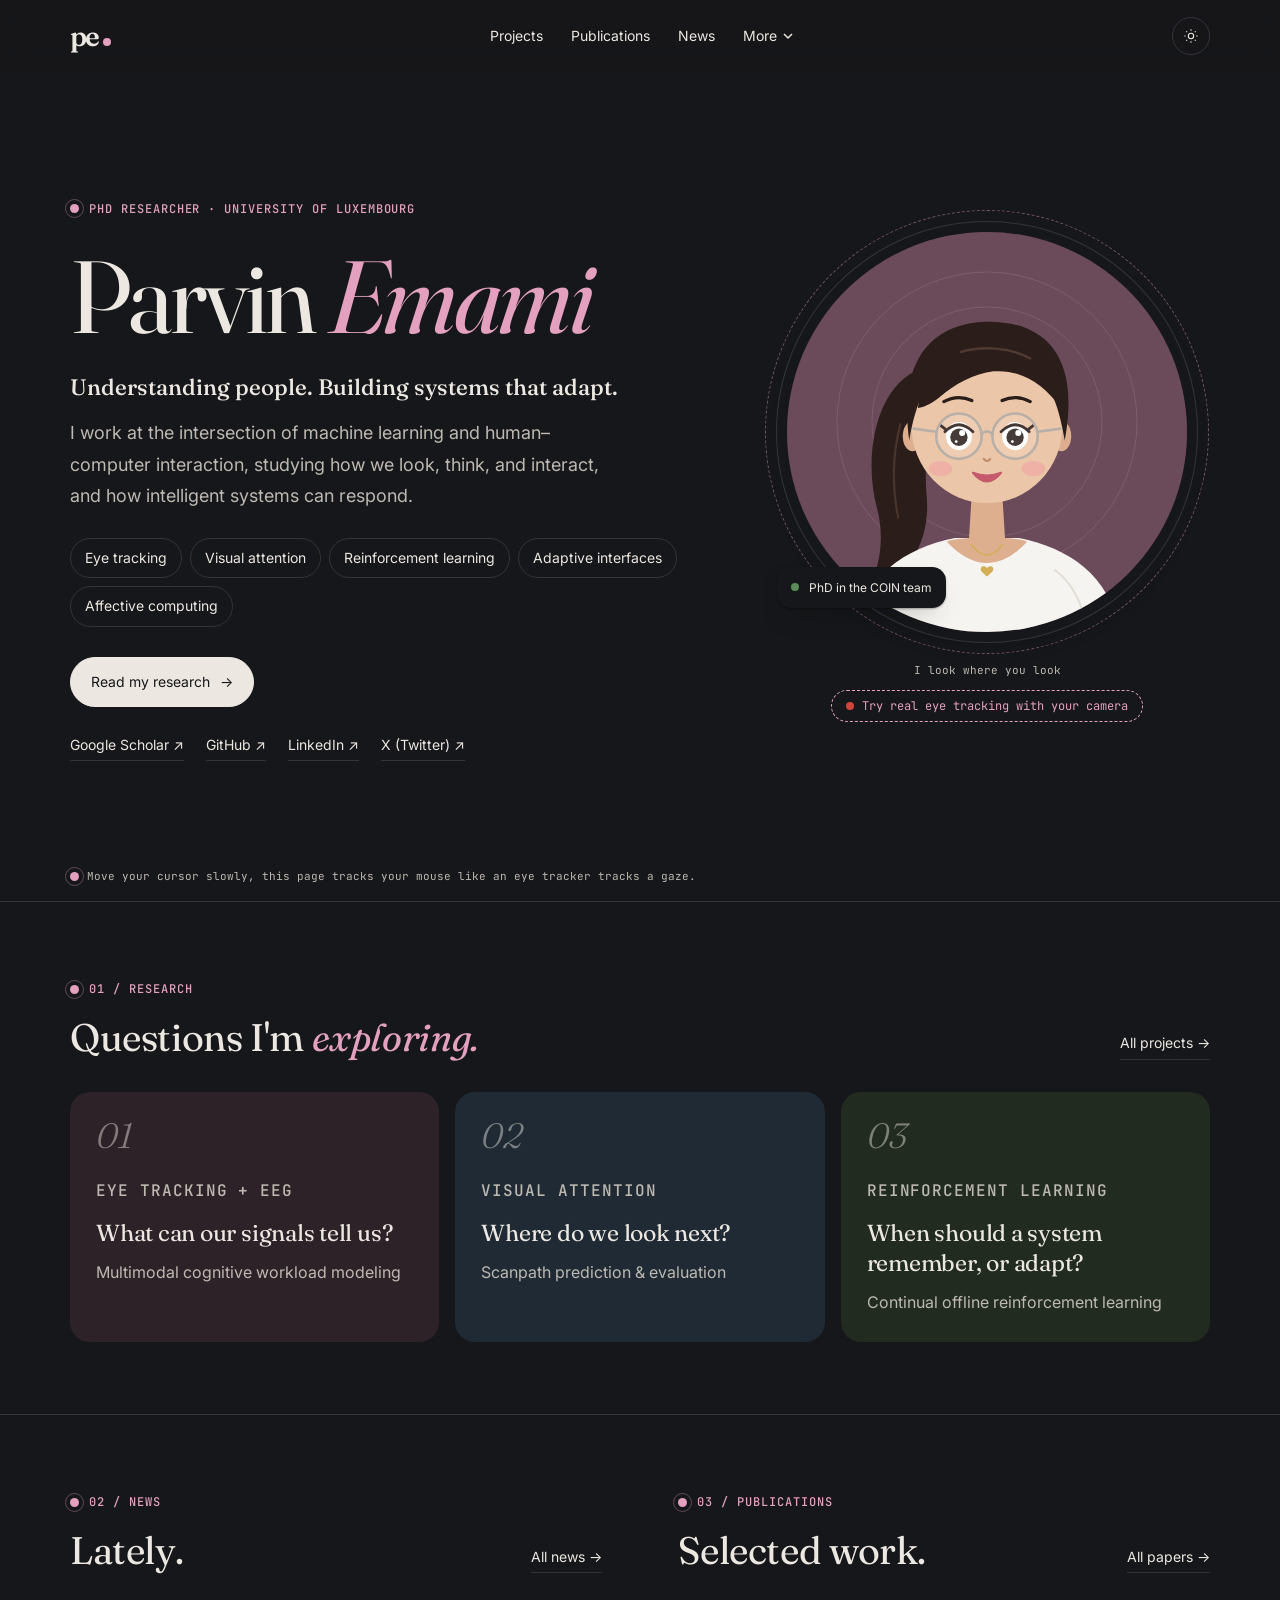
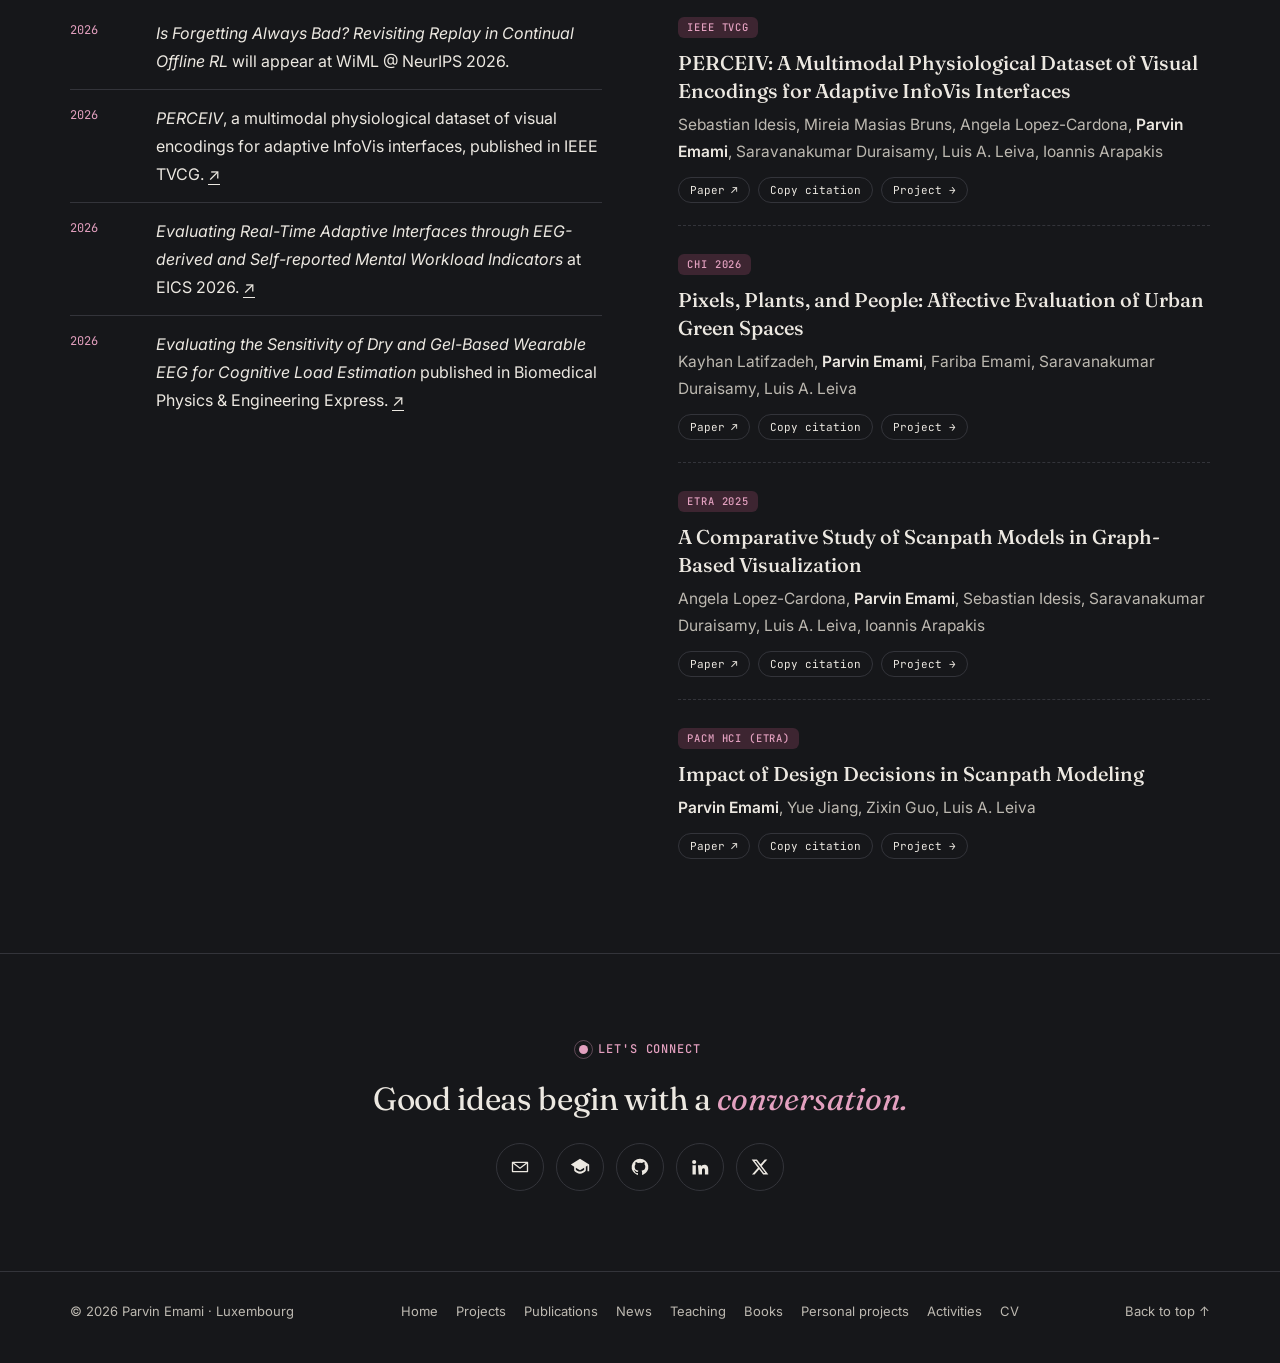
<file: index.html>
<!doctype html>
<html lang="en">
<head>
  <meta charset="utf-8">
  <meta name="viewport" content="width=device-width, initial-scale=1">
  <title>Parvin Emami · Research</title>
  <meta name="description" content="Parvin Emami, PhD researcher at the University of Luxembourg working on machine learning, visual attention, eye tracking and adaptive interactive systems.">
  <meta property="og:title" content="Parvin Emami · Research">
  <meta property="og:description" content="Parvin Emami, PhD researcher at the University of Luxembourg working on machine learning, visual attention, eye tracking and adaptive interactive systems.">
  <link rel="icon" href="assets/favicon.svg" type="image/svg+xml">
  <link rel="preconnect" href="https://fonts.googleapis.com">
  <link rel="preconnect" href="https://fonts.gstatic.com" crossorigin>
  <link rel="stylesheet" href="https://fonts.googleapis.com/css2?family=Fraunces:ital,opsz,wght,SOFT@0,9..144,300..600,0..100;1,9..144,300..600,0..100&family=Inter:wght@400;500;600&family=JetBrains+Mono:wght@400;500&display=swap">
  <link rel="stylesheet" href="assets/css/site.css?v=202610312319">
  <script>var t;try{t=localStorage.getItem("theme")}catch(e){}document.documentElement.dataset.theme=t||"dark"</script>
</head>
<body data-page="home" id="top">
  <a class="skip-link" href="#main">Skip to content</a>
  <header id="site-header"></header>
  <noscript><p class="wrap" style="padding:16px 0">This site uses JavaScript to display its content. Email: parvin.emami@uni.lu</p></noscript>
  <main id="main">
    <section class="hero" aria-label="Introduction">
      <canvas id="gaze-canvas" aria-hidden="true"></canvas>
      <div class="wrap hero-grid">
        <div id="hero-copy"></div>
        <figure class="portrait" id="portrait"></figure>
      </div>
      <p class="wrap gaze-hint" aria-hidden="true" style="position:absolute;left:0;right:0"><span class="fix"></span>Move your cursor slowly, this page tracks your mouse like an eye tracker tracks a gaze.</p>
    </section>

    <section class="block">
      <div class="wrap">
        <div class="block-head">
          <div><p class="eyebrow"><span class="fix" aria-hidden="true"></span>01 / Research</p><h2>Questions I'm <em>exploring.</em></h2></div>
          <a class="arrow-link" href="projects.html">All projects →</a>
        </div>
        <div class="grid-3" id="home-projects"></div>
      </div>
    </section>

    <section class="block">
      <div class="wrap grid-2" style="gap:clamp(32px,6vw,80px)">
        <div>
          <div class="block-head">
            <div><p class="eyebrow"><span class="fix" aria-hidden="true"></span>02 / News</p><h2>Lately.</h2></div>
            <a class="arrow-link" href="news.html">All news →</a>
          </div>
          <ul class="news-mini" id="home-news"></ul>
        </div>
        <div>
          <div class="block-head">
            <div><p class="eyebrow"><span class="fix" aria-hidden="true"></span>03 / Publications</p><h2>Selected work.</h2></div>
            <a class="arrow-link" href="publications.html">All papers →</a>
          </div>
          <div id="home-pubs"></div>
        </div>
      </div>
    </section>
  </main>
  <section id="contact" aria-label="Contact"></section>
  <footer id="site-footer"></footer>
  <script src="assets/js/data.js?v=202610312319"></script>
  <script src="assets/js/main.js?v=202610312319"></script>
</body>
</html>
</file>
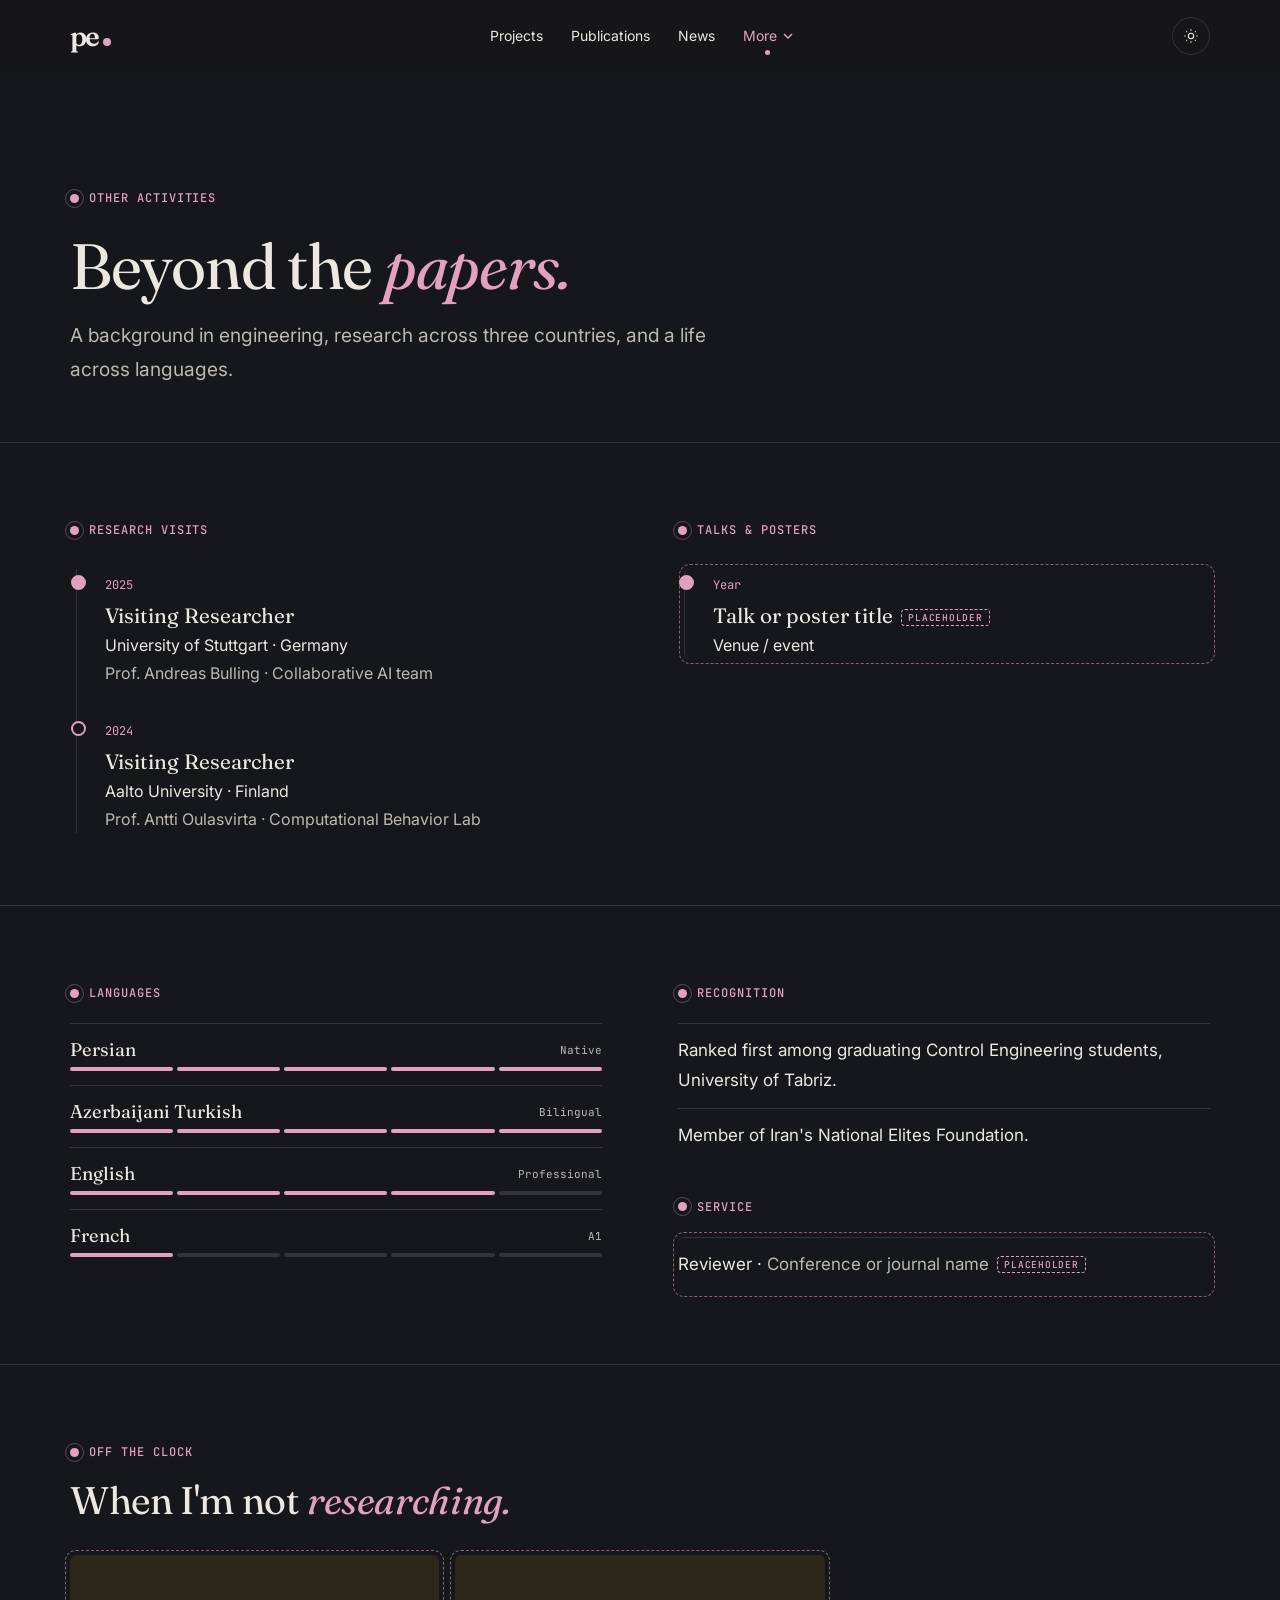
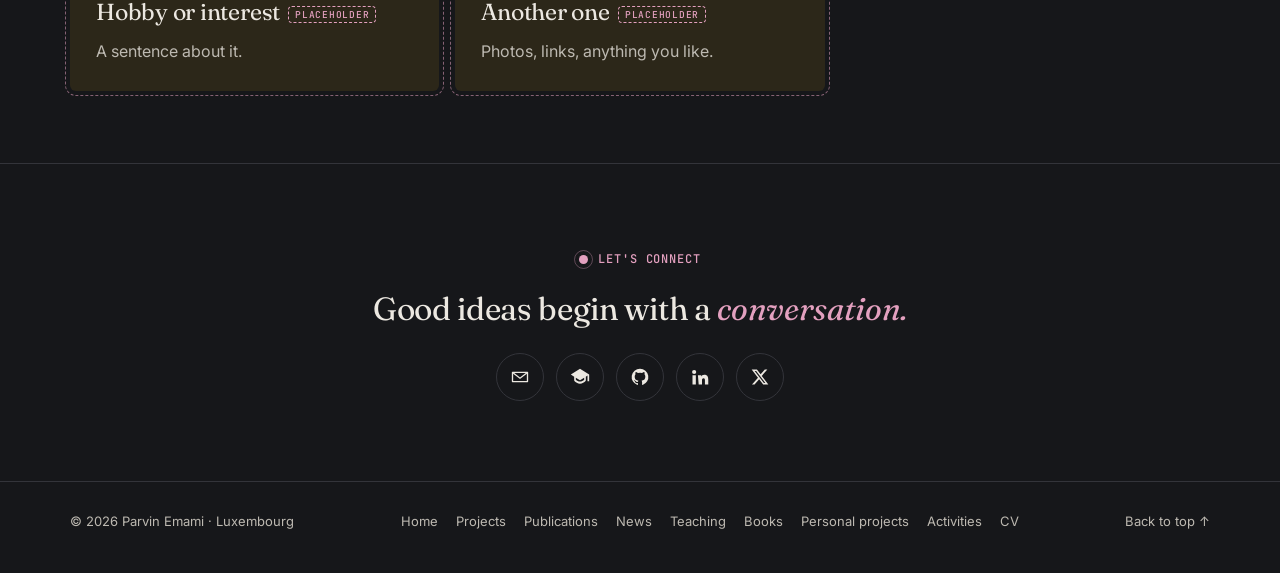
<file: activities.html>
<!doctype html>
<html lang="en">
<head>
  <meta charset="utf-8">
  <meta name="viewport" content="width=device-width, initial-scale=1">
  <title>Activities · Parvin Emami</title>
  <meta name="description" content="Research visits, talks, service, languages and life beyond research.">
  <meta property="og:title" content="Activities · Parvin Emami">
  <meta property="og:description" content="Research visits, talks, service, languages and life beyond research.">
  <link rel="icon" href="assets/favicon.svg" type="image/svg+xml">
  <link rel="preconnect" href="https://fonts.googleapis.com">
  <link rel="preconnect" href="https://fonts.gstatic.com" crossorigin>
  <link rel="stylesheet" href="https://fonts.googleapis.com/css2?family=Fraunces:ital,opsz,wght,SOFT@0,9..144,300..600,0..100;1,9..144,300..600,0..100&family=Inter:wght@400;500;600&family=JetBrains+Mono:wght@400;500&display=swap">
  <link rel="stylesheet" href="assets/css/site.css?v=202610312319">
  <script>var t;try{t=localStorage.getItem("theme")}catch(e){}document.documentElement.dataset.theme=t||"dark"</script>
</head>
<body data-page="activities" id="top">
  <a class="skip-link" href="#main">Skip to content</a>
  <header id="site-header"></header>
  <noscript><p class="wrap" style="padding:16px 0">This site uses JavaScript to display its content. Email: parvin.emami@uni.lu</p></noscript>
  <main id="main">
    <div class="wrap page-head">
      <p class="eyebrow"><span class="fix" aria-hidden="true"></span>Other activities</p>
      <h1 class="display">Beyond the <em>papers.</em></h1>
      <p class="lede">A background in engineering, research across three countries, and a life across languages.</p>
    </div>
    <section class="block"><div class="wrap grid-2" style="gap:clamp(32px,6vw,80px)">
      <div><p class="eyebrow"><span class="fix" aria-hidden="true"></span>Research visits</p><ol class="timeline" id="visits" style="margin-top:24px"></ol></div>
      <div><p class="eyebrow"><span class="fix" aria-hidden="true"></span>Talks &amp; posters</p><ol class="timeline" id="talks" style="margin-top:24px"></ol></div>
    </div></section>
    <section class="block"><div class="wrap grid-2" style="gap:clamp(32px,6vw,80px)">
      <div><p class="eyebrow"><span class="fix" aria-hidden="true"></span>Languages</p><dl id="languages" style="margin-top:16px"></dl></div>
      <div>
        <p class="eyebrow"><span class="fix" aria-hidden="true"></span>Recognition</p><ul class="plain-list" id="recognition" style="margin-top:16px"></ul>
        <p class="eyebrow" style="margin-top:36px"><span class="fix" aria-hidden="true"></span>Service</p><ul class="plain-list" id="service" style="margin-top:16px"></ul>
      </div>
    </div></section>
    <section class="block"><div class="wrap">
      <div class="block-head"><div><p class="eyebrow"><span class="fix" aria-hidden="true"></span>Off the clock</p><h2>When I'm not <em>researching.</em></h2></div></div>
      <div class="grid-3" id="hobbies"></div>
    </div></section>
  </main>
  <section id="contact" aria-label="Contact"></section>
  <footer id="site-footer"></footer>
  <script src="assets/js/data.js?v=202610312319"></script>
  <script src="assets/js/main.js?v=202610312319"></script>
</body>
</html>
</file>
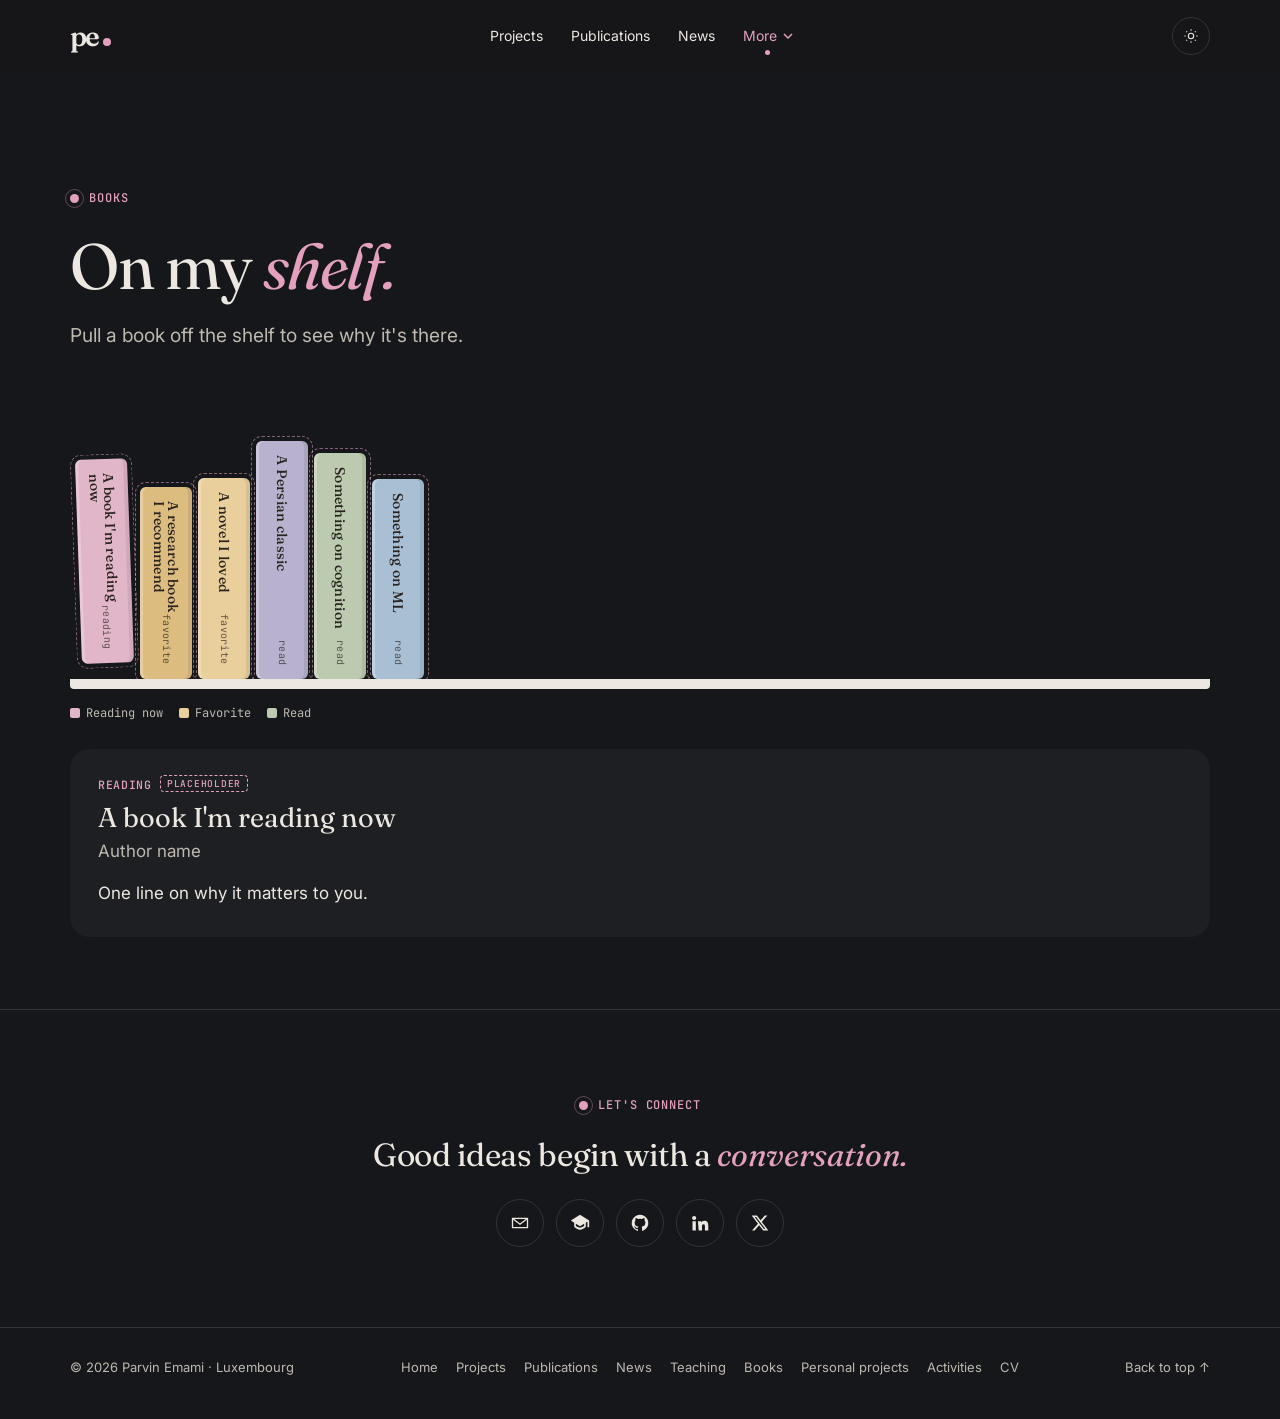
<file: books.html>
<!doctype html>
<html lang="en">
<head>
  <meta charset="utf-8">
  <meta name="viewport" content="width=device-width, initial-scale=1">
  <title>Books · Parvin Emami</title>
  <meta name="description" content="Books Parvin Emami is reading and recommends.">
  <meta property="og:title" content="Books · Parvin Emami">
  <meta property="og:description" content="Books Parvin Emami is reading and recommends.">
  <link rel="icon" href="assets/favicon.svg" type="image/svg+xml">
  <link rel="preconnect" href="https://fonts.googleapis.com">
  <link rel="preconnect" href="https://fonts.gstatic.com" crossorigin>
  <link rel="stylesheet" href="https://fonts.googleapis.com/css2?family=Fraunces:ital,opsz,wght,SOFT@0,9..144,300..600,0..100;1,9..144,300..600,0..100&family=Inter:wght@400;500;600&family=JetBrains+Mono:wght@400;500&display=swap">
  <link rel="stylesheet" href="assets/css/site.css?v=202610312319">
  <script>var t;try{t=localStorage.getItem("theme")}catch(e){}document.documentElement.dataset.theme=t||"dark"</script>
</head>
<body data-page="books" id="top">
  <a class="skip-link" href="#main">Skip to content</a>
  <header id="site-header"></header>
  <noscript><p class="wrap" style="padding:16px 0">This site uses JavaScript to display its content. Email: parvin.emami@uni.lu</p></noscript>
  <main id="main">
    <div class="wrap page-head">
      <p class="eyebrow"><span class="fix" aria-hidden="true"></span>Books</p>
      <h1 class="display">On my <em>shelf.</em></h1>
      <p class="lede">Pull a book off the shelf to see why it's there.</p>
    </div>
    <div class="wrap" style="padding-bottom:72px">
      <div class="shelf" id="shelf" aria-label="Bookshelf"></div>
      <div class="legend"><span><i style="background:#e2b6c9"></i>Reading now</span><span><i style="background:#e8cf9c"></i>Favorite</span><span><i style="background:#bccbb0"></i>Read</span></div>
      <div class="book-detail" id="book-detail" aria-live="polite"></div>
    </div>
  </main>
  <section id="contact" aria-label="Contact"></section>
  <footer id="site-footer"></footer>
  <script src="assets/js/data.js?v=202610312319"></script>
  <script src="assets/js/main.js?v=202610312319"></script>
</body>
</html>
</file>
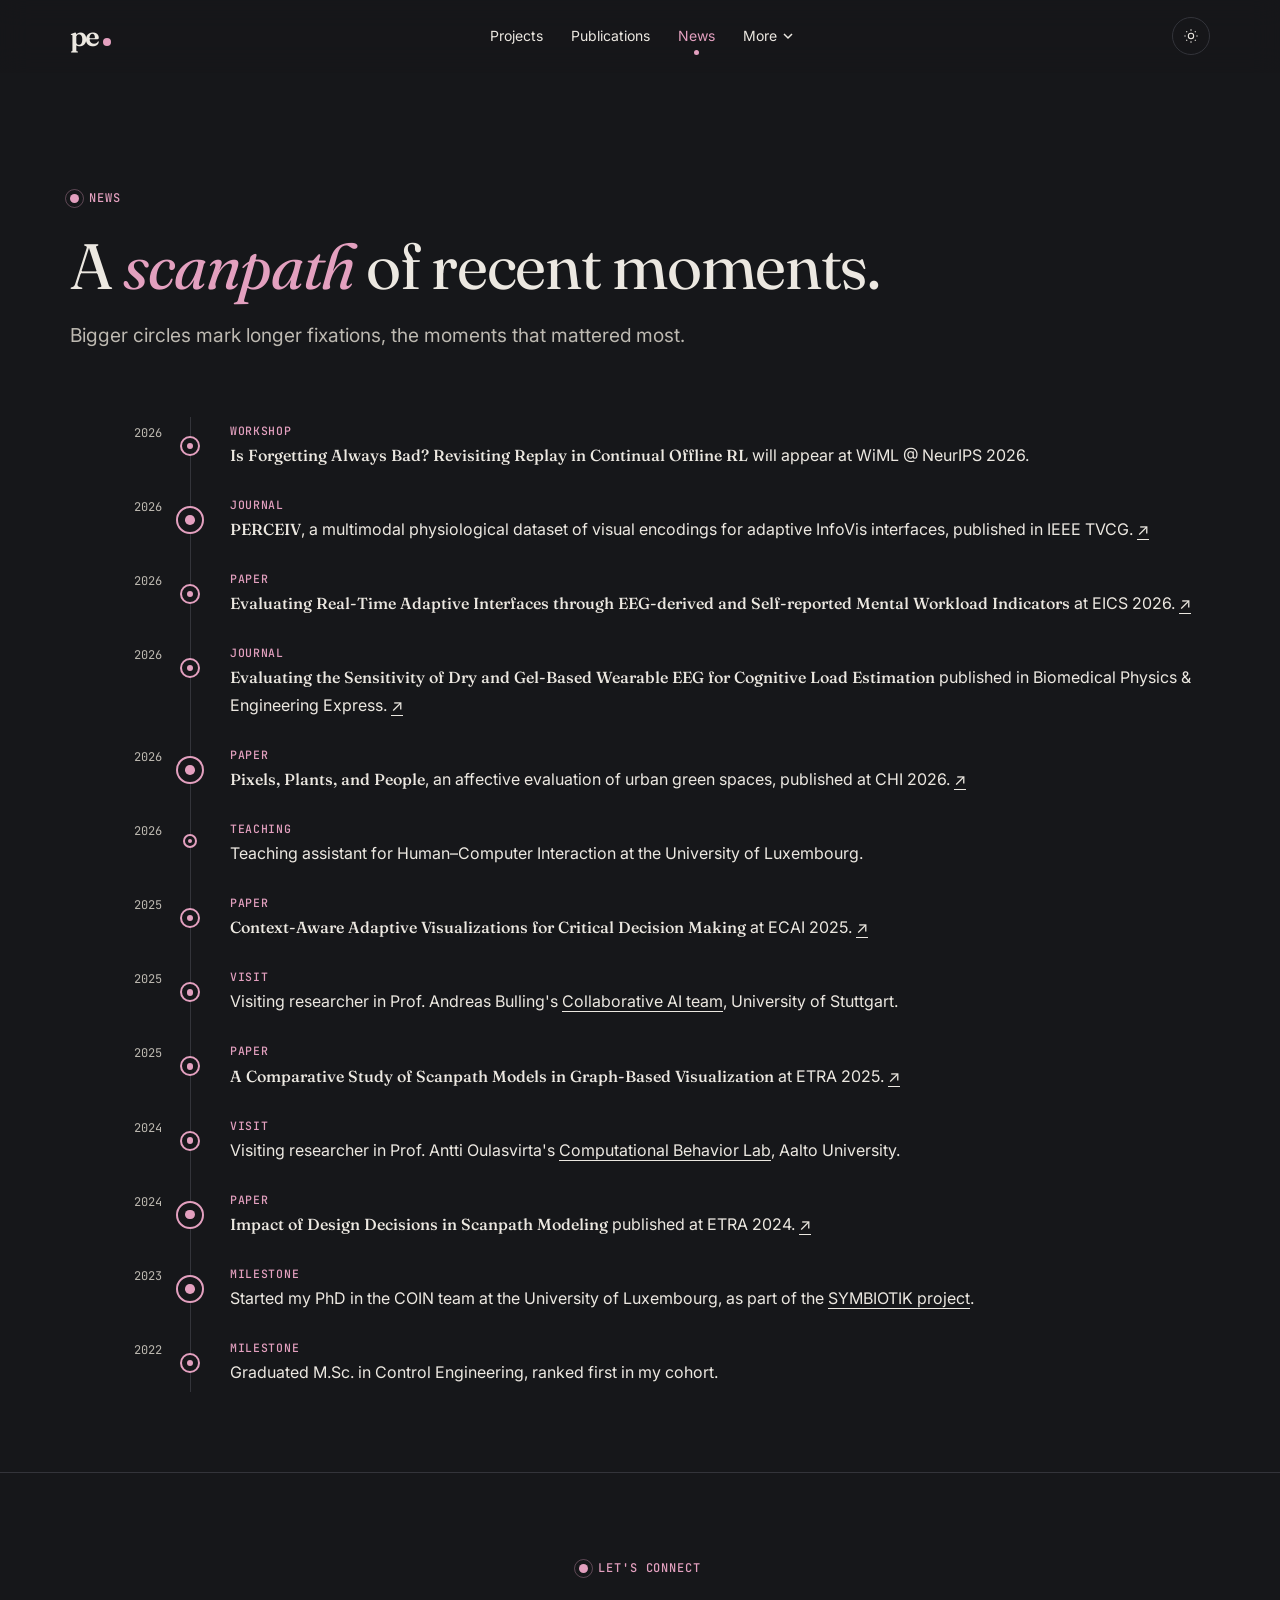
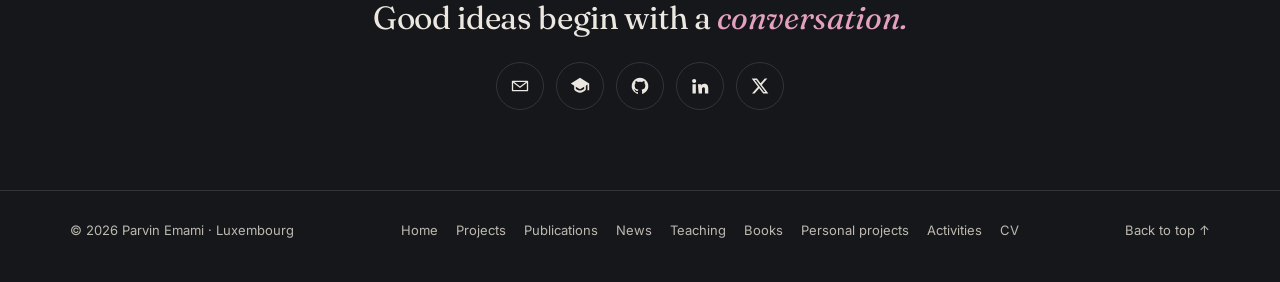
<file: news.html>
<!doctype html>
<html lang="en">
<head>
  <meta charset="utf-8">
  <meta name="viewport" content="width=device-width, initial-scale=1">
  <title>News · Parvin Emami</title>
  <meta name="description" content="News and updates from Parvin Emami: papers, research visits and milestones.">
  <meta property="og:title" content="News · Parvin Emami">
  <meta property="og:description" content="News and updates from Parvin Emami: papers, research visits and milestones.">
  <link rel="icon" href="assets/favicon.svg" type="image/svg+xml">
  <link rel="preconnect" href="https://fonts.googleapis.com">
  <link rel="preconnect" href="https://fonts.gstatic.com" crossorigin>
  <link rel="stylesheet" href="https://fonts.googleapis.com/css2?family=Fraunces:ital,opsz,wght,SOFT@0,9..144,300..600,0..100;1,9..144,300..600,0..100&family=Inter:wght@400;500;600&family=JetBrains+Mono:wght@400;500&display=swap">
  <link rel="stylesheet" href="assets/css/site.css?v=202610312319">
  <script>var t;try{t=localStorage.getItem("theme")}catch(e){}document.documentElement.dataset.theme=t||"dark"</script>
</head>
<body data-page="news" id="top">
  <a class="skip-link" href="#main">Skip to content</a>
  <header id="site-header"></header>
  <noscript><p class="wrap" style="padding:16px 0">This site uses JavaScript to display its content. Email: parvin.emami@uni.lu</p></noscript>
  <main id="main">
    <div class="wrap page-head">
      <p class="eyebrow"><span class="fix" aria-hidden="true"></span>News</p>
      <h1 class="display">A <em>scanpath</em> of recent moments.</h1>
      <p class="lede">Bigger circles mark longer fixations, the moments that mattered most.</p>
    </div>
    <div class="wrap" style="padding-bottom:72px"><ol class="scanpath" id="news-list"></ol></div>
  </main>
  <section id="contact" aria-label="Contact"></section>
  <footer id="site-footer"></footer>
  <script src="assets/js/data.js?v=202610312319"></script>
  <script src="assets/js/main.js?v=202610312319"></script>
</body>
</html>
</file>
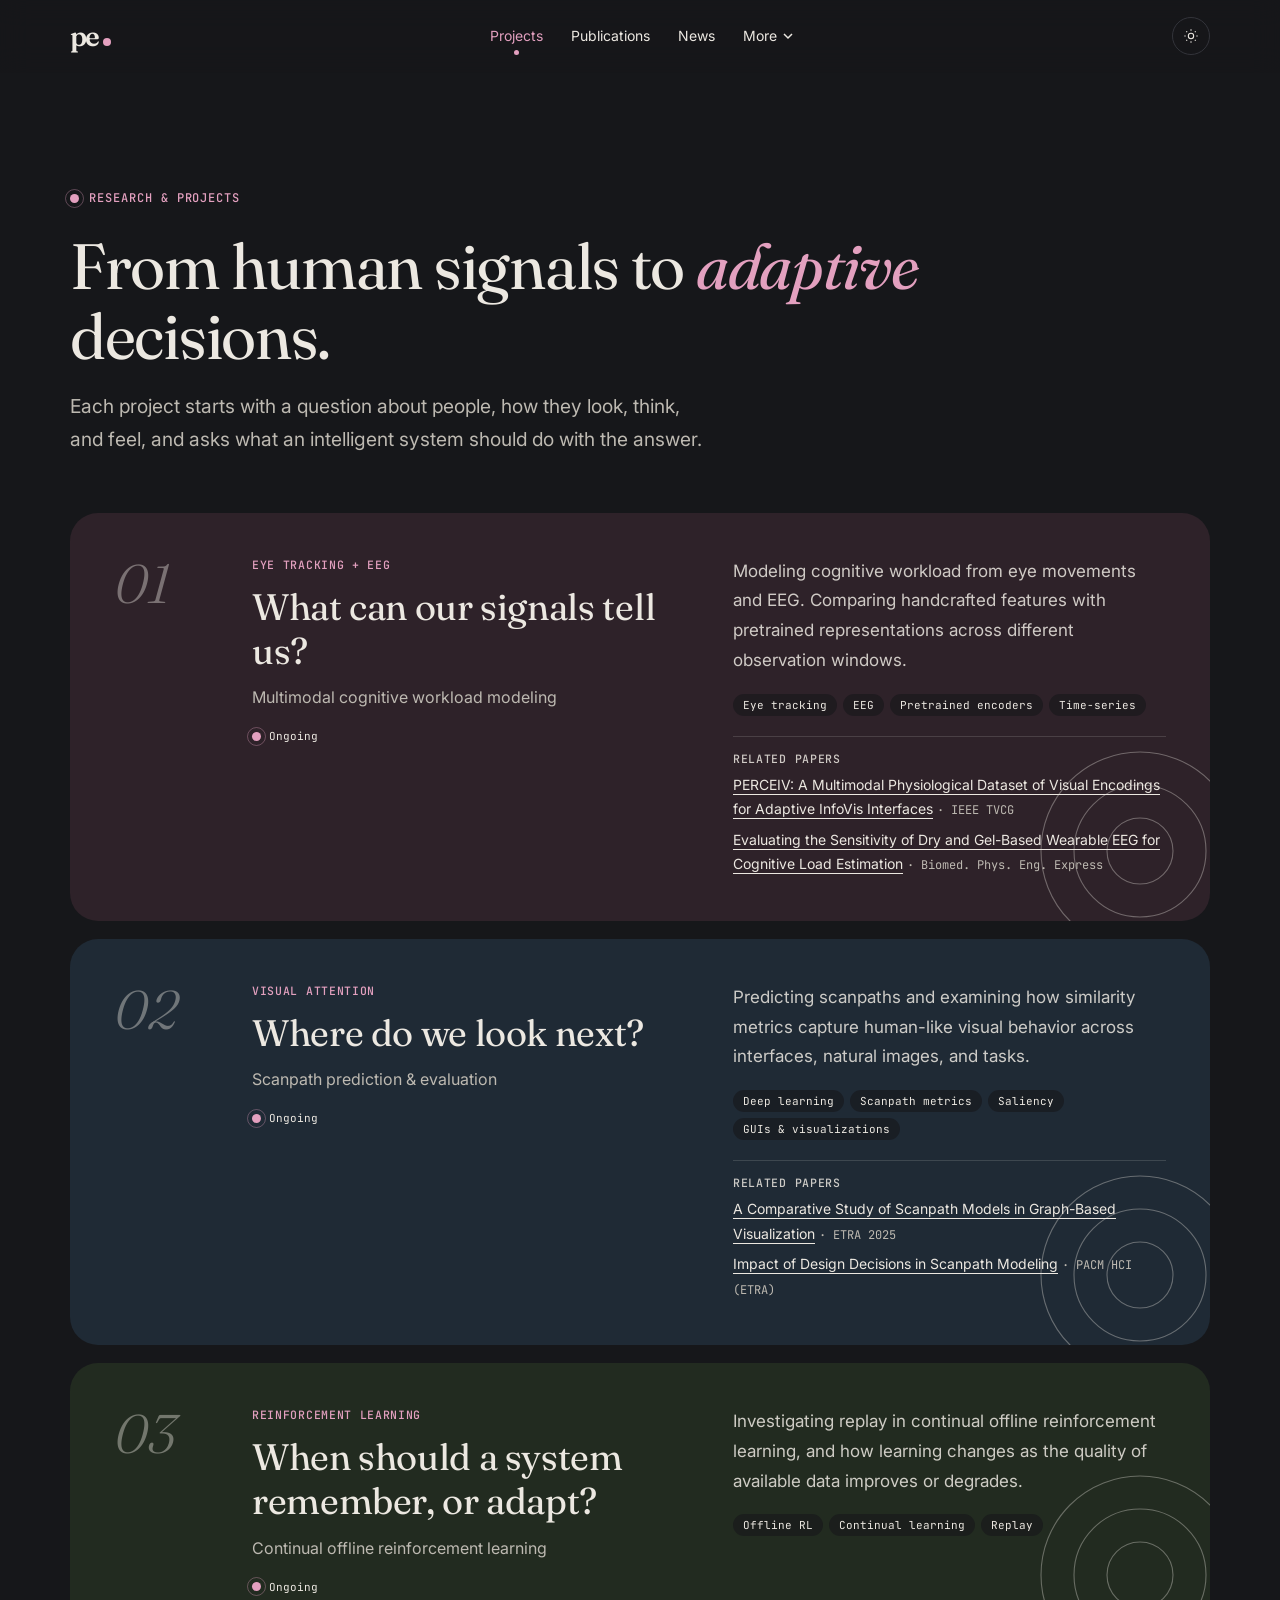
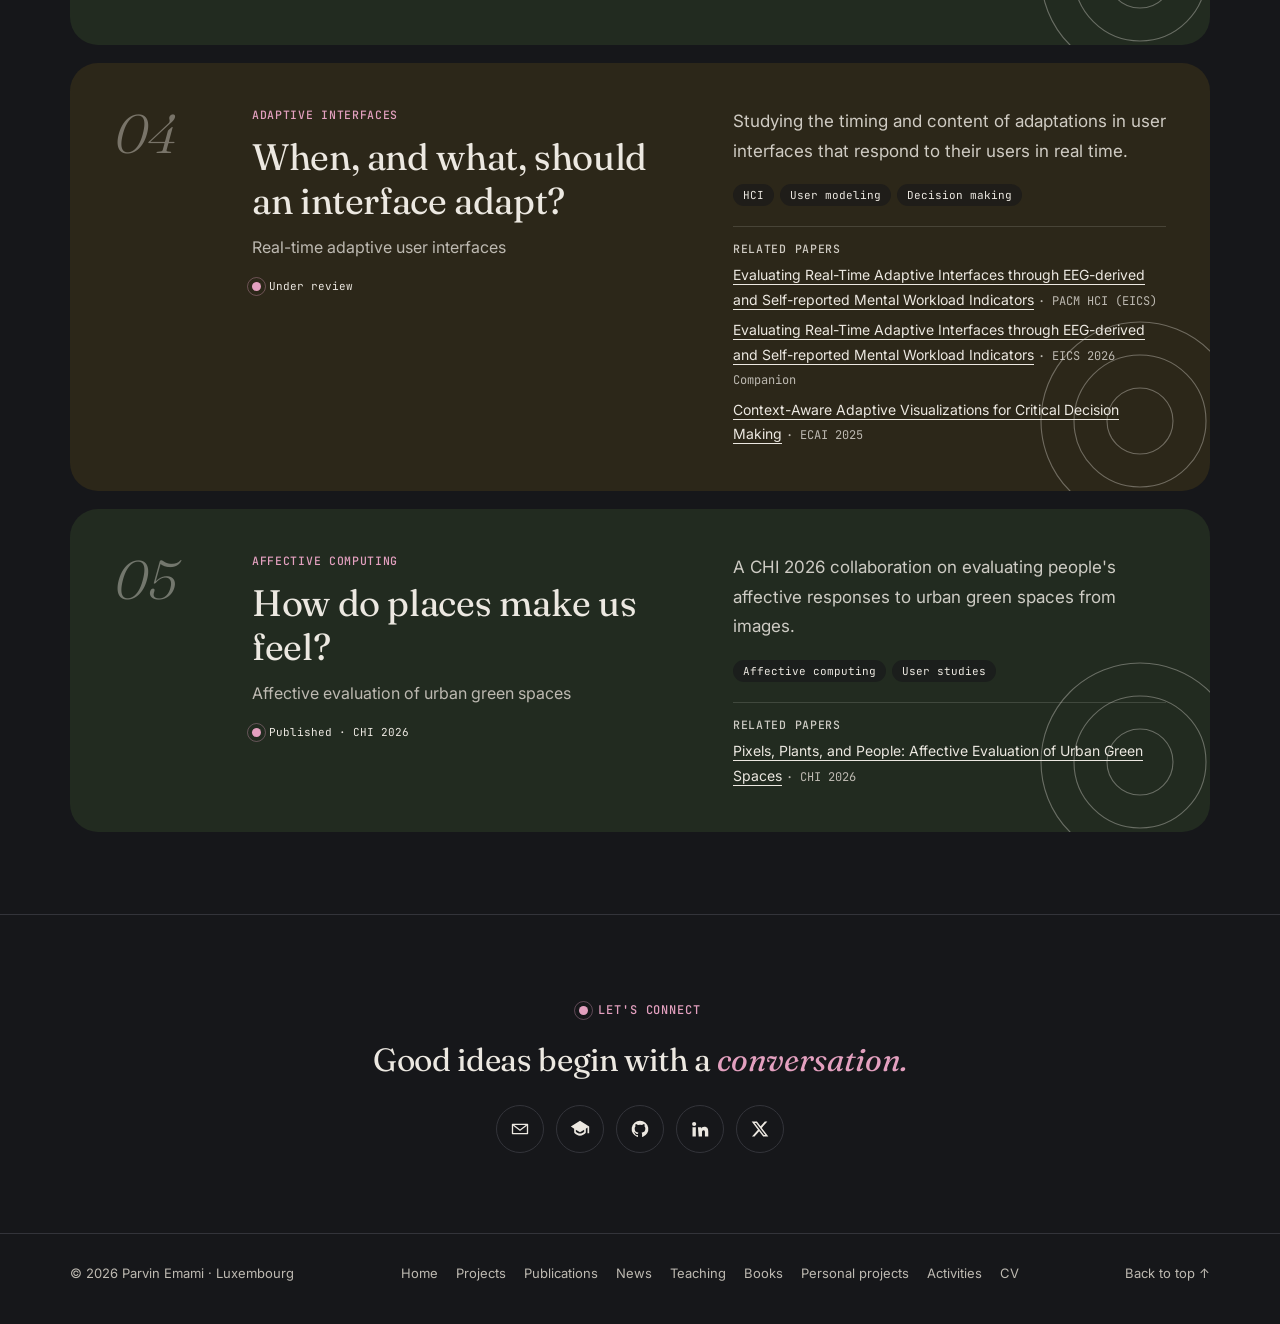
<file: projects.html>
<!doctype html>
<html lang="en">
<head>
  <meta charset="utf-8">
  <meta name="viewport" content="width=device-width, initial-scale=1">
  <title>Projects · Parvin Emami</title>
  <meta name="description" content="Research projects by Parvin Emami: cognitive workload, scanpath prediction, continual offline RL and adaptive interfaces.">
  <meta property="og:title" content="Projects · Parvin Emami">
  <meta property="og:description" content="Research projects by Parvin Emami: cognitive workload, scanpath prediction, continual offline RL and adaptive interfaces.">
  <link rel="icon" href="assets/favicon.svg" type="image/svg+xml">
  <link rel="preconnect" href="https://fonts.googleapis.com">
  <link rel="preconnect" href="https://fonts.gstatic.com" crossorigin>
  <link rel="stylesheet" href="https://fonts.googleapis.com/css2?family=Fraunces:ital,opsz,wght,SOFT@0,9..144,300..600,0..100;1,9..144,300..600,0..100&family=Inter:wght@400;500;600&family=JetBrains+Mono:wght@400;500&display=swap">
  <link rel="stylesheet" href="assets/css/site.css?v=202610312319">
  <script>var t;try{t=localStorage.getItem("theme")}catch(e){}document.documentElement.dataset.theme=t||"dark"</script>
</head>
<body data-page="projects" id="top">
  <a class="skip-link" href="#main">Skip to content</a>
  <header id="site-header"></header>
  <noscript><p class="wrap" style="padding:16px 0">This site uses JavaScript to display its content. Email: parvin.emami@uni.lu</p></noscript>
  <main id="main">
    <div class="wrap page-head">
      <p class="eyebrow"><span class="fix" aria-hidden="true"></span>Research &amp; projects</p>
      <h1 class="display">From human signals to <em>adaptive</em> decisions.</h1>
      <p class="lede">Each project starts with a question about people, how they look, think, and feel, and asks what an intelligent system should do with the answer.</p>
    </div>
    <div class="wrap" id="project-list" style="padding-bottom:64px"></div>
  </main>
  <section id="contact" aria-label="Contact"></section>
  <footer id="site-footer"></footer>
  <script src="assets/js/data.js?v=202610312319"></script>
  <script src="assets/js/main.js?v=202610312319"></script>
</body>
</html>
</file>
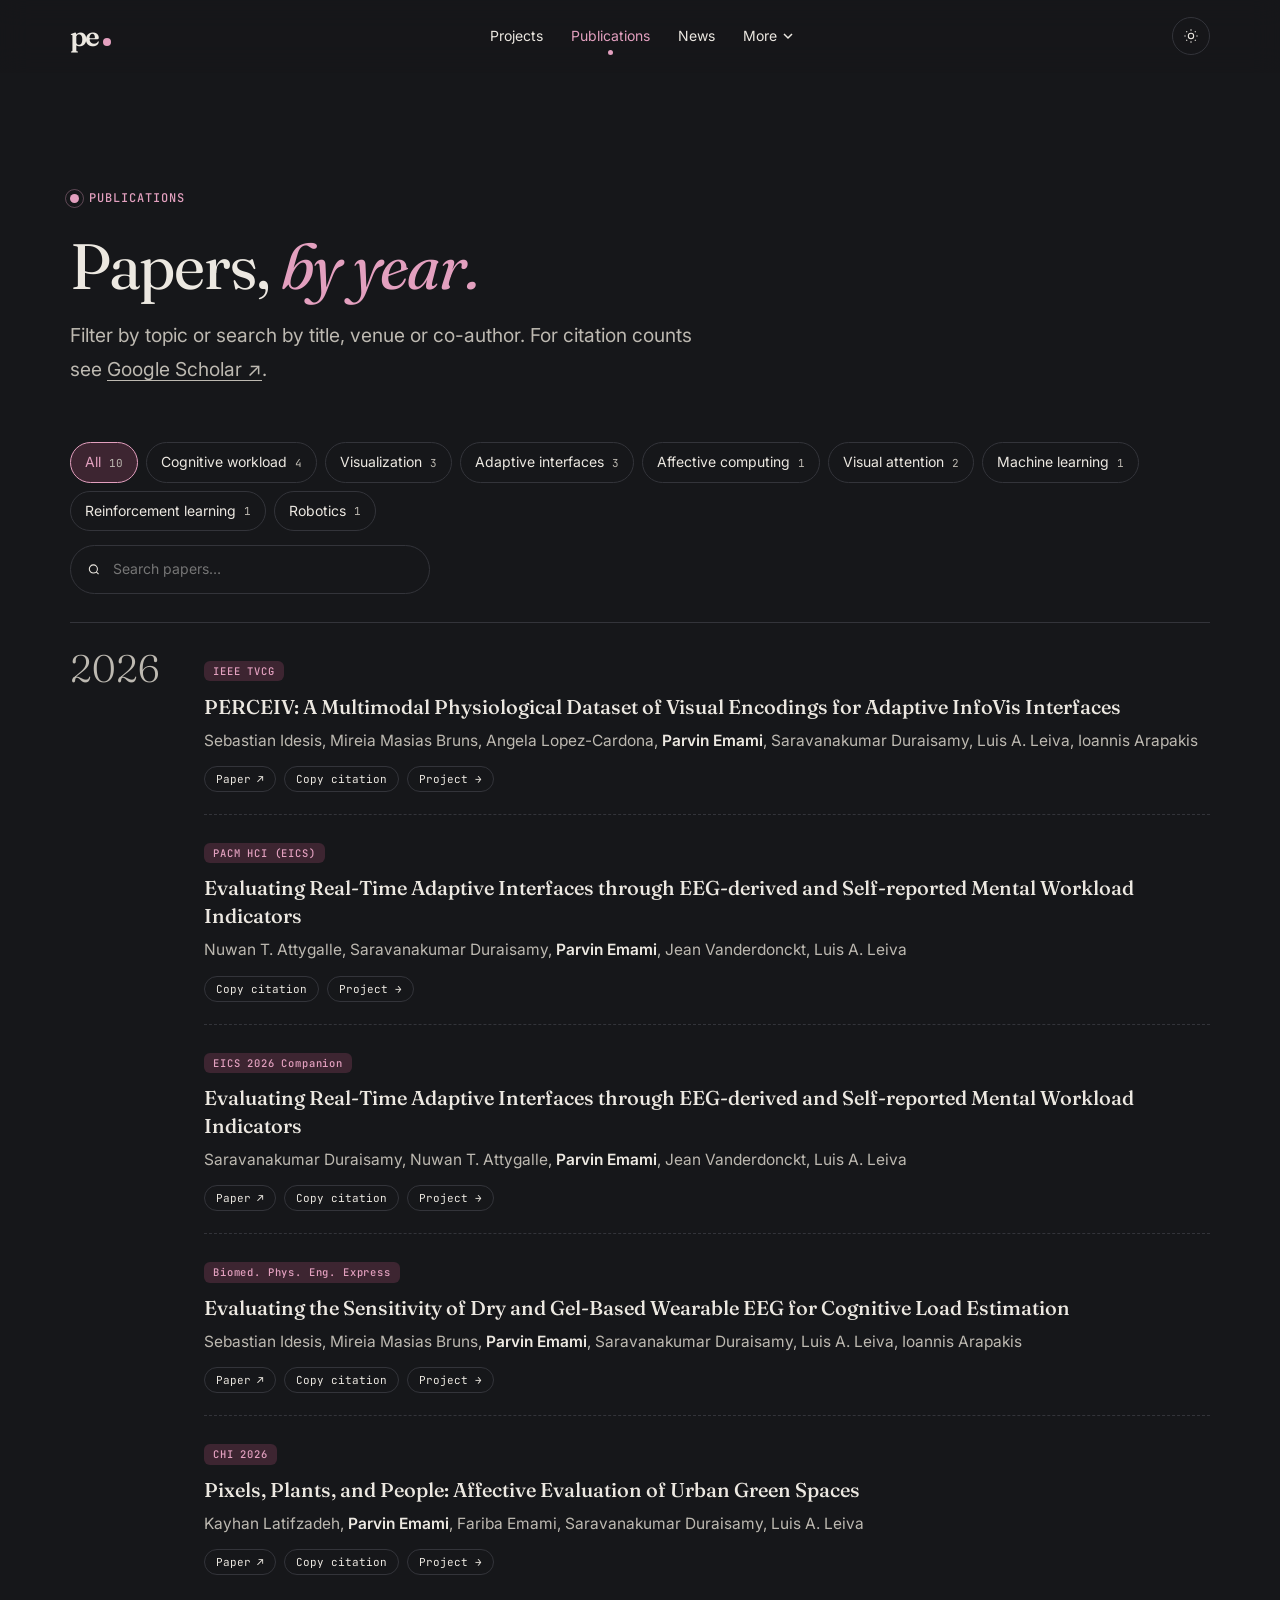
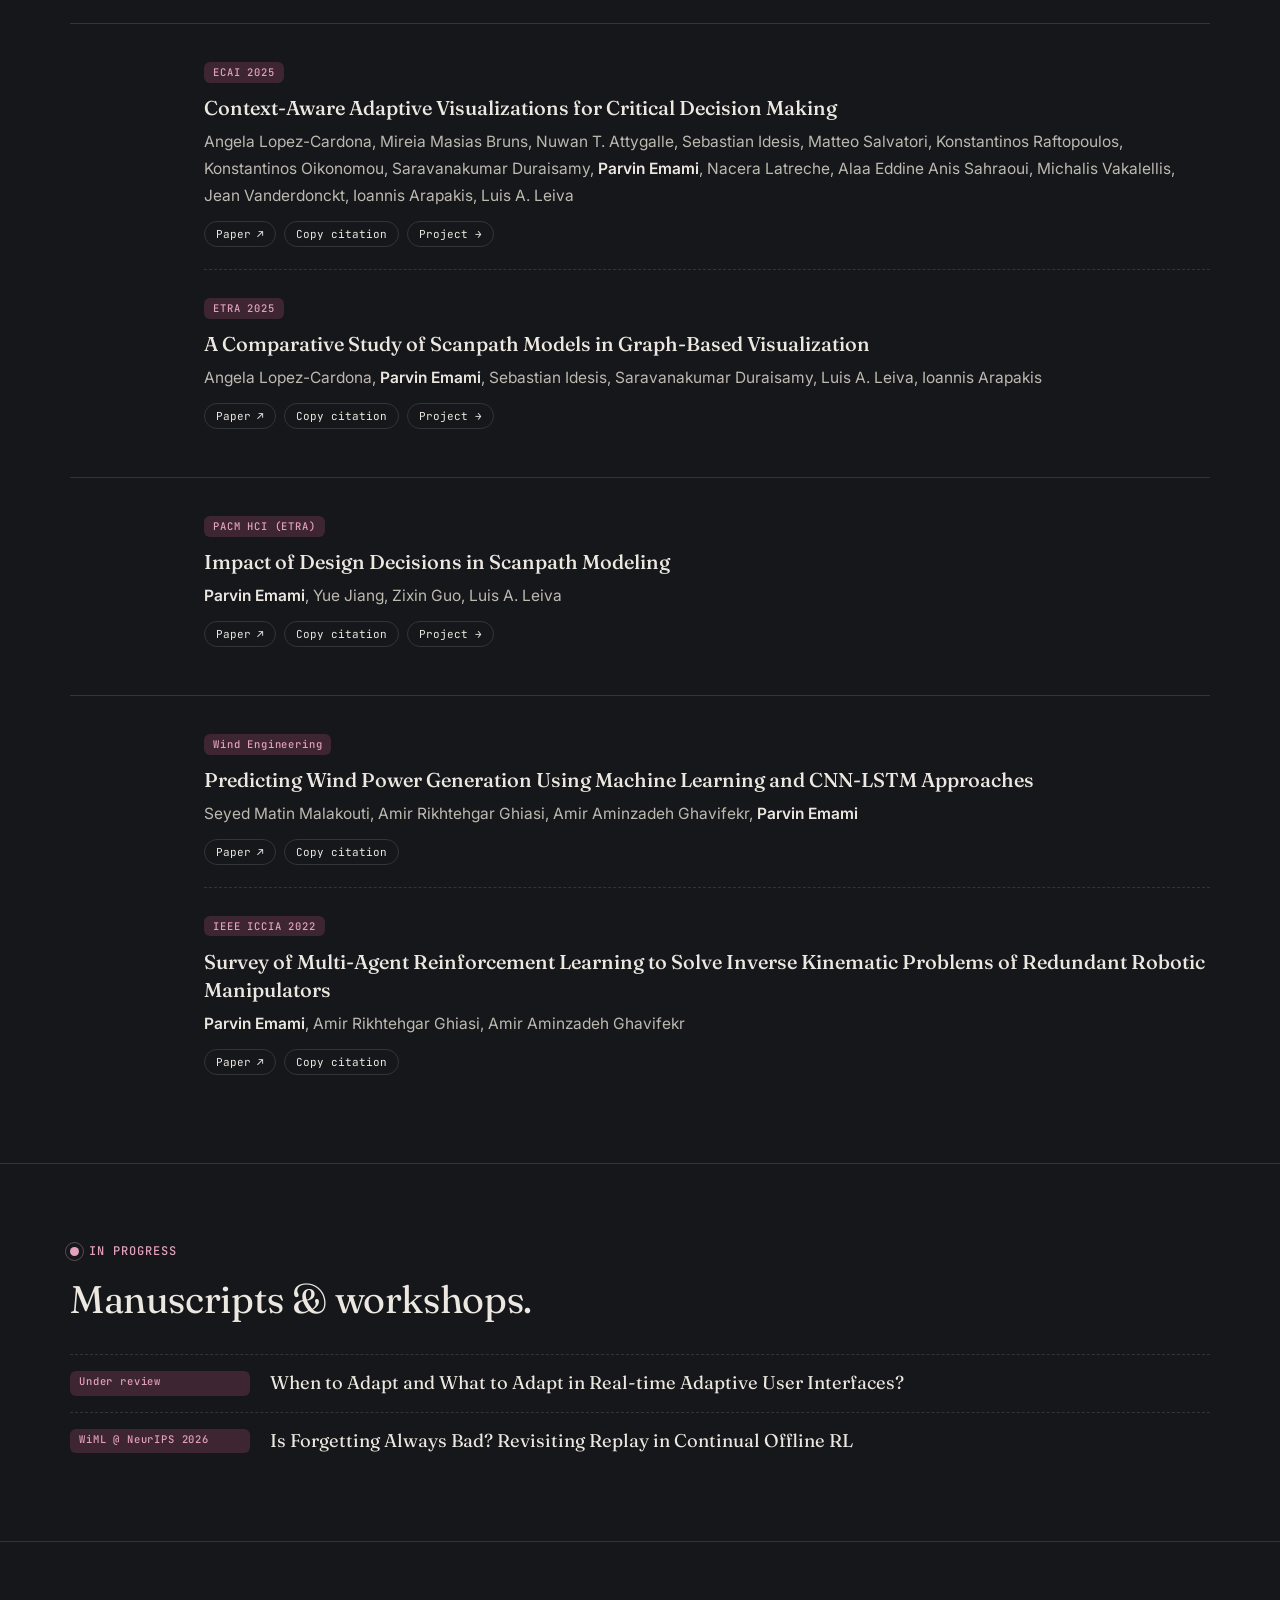
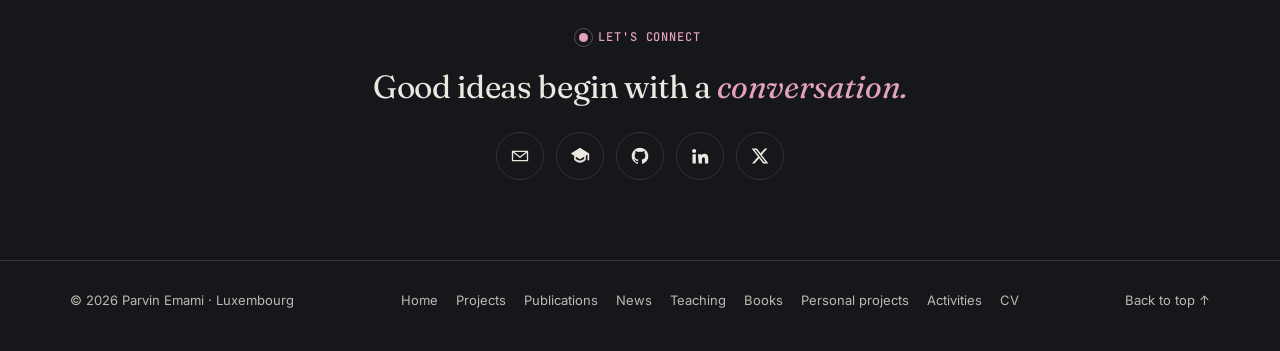
<file: publications.html>
<!doctype html>
<html lang="en">
<head>
  <meta charset="utf-8">
  <meta name="viewport" content="width=device-width, initial-scale=1">
  <title>Publications · Parvin Emami</title>
  <meta name="description" content="Peer-reviewed publications and manuscripts by Parvin Emami.">
  <meta property="og:title" content="Publications · Parvin Emami">
  <meta property="og:description" content="Peer-reviewed publications and manuscripts by Parvin Emami.">
  <link rel="icon" href="assets/favicon.svg" type="image/svg+xml">
  <link rel="preconnect" href="https://fonts.googleapis.com">
  <link rel="preconnect" href="https://fonts.gstatic.com" crossorigin>
  <link rel="stylesheet" href="https://fonts.googleapis.com/css2?family=Fraunces:ital,opsz,wght,SOFT@0,9..144,300..600,0..100;1,9..144,300..600,0..100&family=Inter:wght@400;500;600&family=JetBrains+Mono:wght@400;500&display=swap">
  <link rel="stylesheet" href="assets/css/site.css?v=202610312319">
  <script>var t;try{t=localStorage.getItem("theme")}catch(e){}document.documentElement.dataset.theme=t||"dark"</script>
</head>
<body data-page="publications" id="top">
  <a class="skip-link" href="#main">Skip to content</a>
  <header id="site-header"></header>
  <noscript><p class="wrap" style="padding:16px 0">This site uses JavaScript to display its content. Email: parvin.emami@uni.lu</p></noscript>
  <main id="main">
    <div class="wrap page-head">
      <p class="eyebrow"><span class="fix" aria-hidden="true"></span>Publications</p>
      <h1 class="display">Papers, <em>by year.</em></h1>
      <p class="lede">Filter by topic or search by title, venue or co-author. For citation counts see <a href="https://scholar.google.com/citations?hl=en&amp;user=SHUgxekAAAAJ">Google Scholar ↗</a>.</p>
    </div>
    <div class="wrap" style="padding-bottom:40px">
      <div class="toolbar">
        <div class="chips" id="topic-chips" style="margin:0" aria-label="Filter by topic"></div>
        <label class="search"><svg width="15" height="15" viewBox="0 0 24 24" aria-hidden="true"><circle cx="11" cy="11" r="7" fill="none" stroke="currentColor" stroke-width="1.8"/><path d="M20 20l-4-4" stroke="currentColor" stroke-width="1.8"/></svg><span class="sr-only">Search publications</span><input id="pub-search" type="search" placeholder="Search papers…"></label>
      </div>
      <div id="pub-list" aria-live="polite"></div>
    </div>
    <section class="block">
      <div class="wrap">
        <div class="block-head"><div><p class="eyebrow"><span class="fix" aria-hidden="true"></span>In progress</p><h2>Manuscripts &amp; workshops.</h2></div></div>
        <ul class="manuscripts" id="manuscripts"></ul>
      </div>
    </section>
  </main>
  <section id="contact" aria-label="Contact"></section>
  <footer id="site-footer"></footer>
  <script src="assets/js/data.js?v=202610312319"></script>
  <script src="assets/js/main.js?v=202610312319"></script>
</body>
</html>
</file>
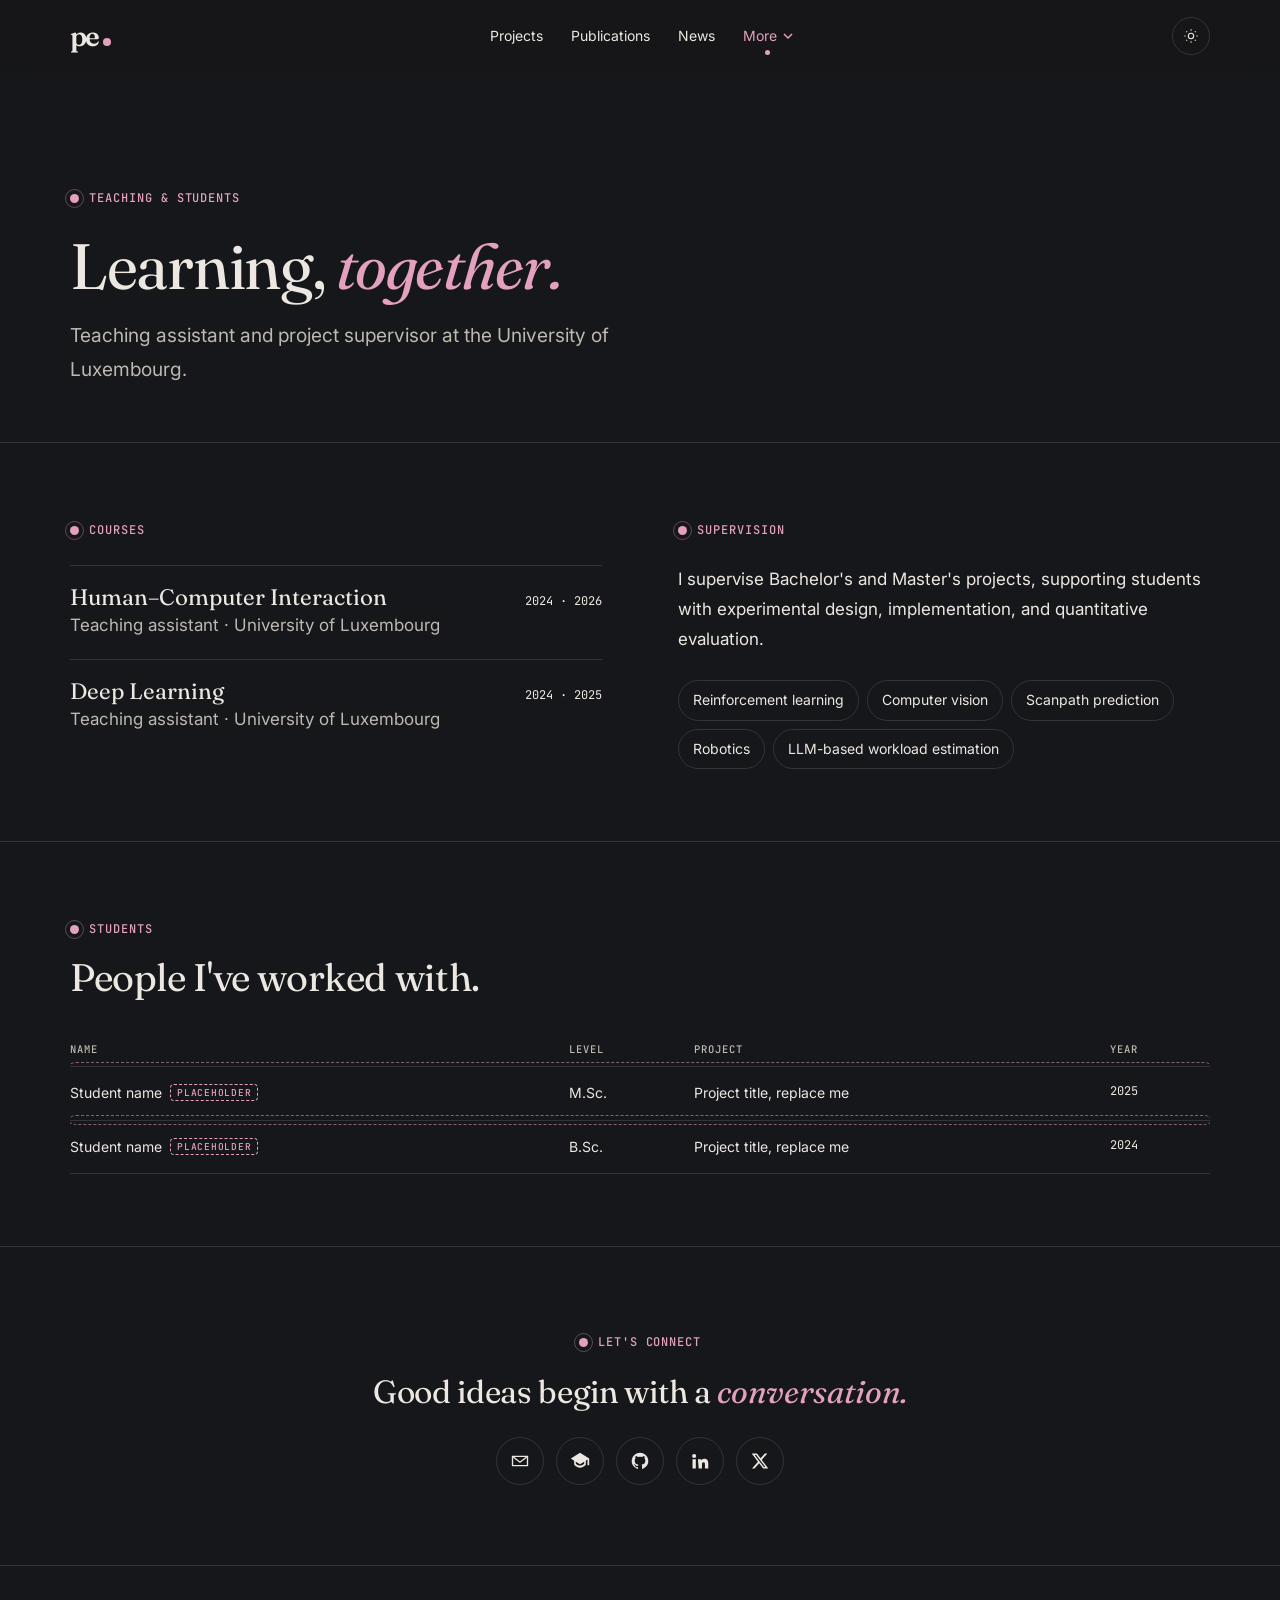
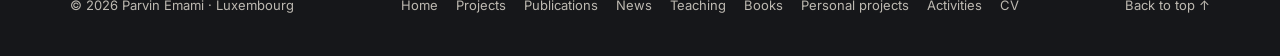
<file: teaching.html>
<!doctype html>
<html lang="en">
<head>
  <meta charset="utf-8">
  <meta name="viewport" content="width=device-width, initial-scale=1">
  <title>Teaching · Parvin Emami</title>
  <meta name="description" content="Teaching and student supervision by Parvin Emami at the University of Luxembourg.">
  <meta property="og:title" content="Teaching · Parvin Emami">
  <meta property="og:description" content="Teaching and student supervision by Parvin Emami at the University of Luxembourg.">
  <link rel="icon" href="assets/favicon.svg" type="image/svg+xml">
  <link rel="preconnect" href="https://fonts.googleapis.com">
  <link rel="preconnect" href="https://fonts.gstatic.com" crossorigin>
  <link rel="stylesheet" href="https://fonts.googleapis.com/css2?family=Fraunces:ital,opsz,wght,SOFT@0,9..144,300..600,0..100;1,9..144,300..600,0..100&family=Inter:wght@400;500;600&family=JetBrains+Mono:wght@400;500&display=swap">
  <link rel="stylesheet" href="assets/css/site.css?v=202610312319">
  <script>var t;try{t=localStorage.getItem("theme")}catch(e){}document.documentElement.dataset.theme=t||"dark"</script>
</head>
<body data-page="teaching" id="top">
  <a class="skip-link" href="#main">Skip to content</a>
  <header id="site-header"></header>
  <noscript><p class="wrap" style="padding:16px 0">This site uses JavaScript to display its content. Email: parvin.emami@uni.lu</p></noscript>
  <main id="main">
    <div class="wrap page-head">
      <p class="eyebrow"><span class="fix" aria-hidden="true"></span>Teaching &amp; students</p>
      <h1 class="display">Learning, <em>together.</em></h1>
      <p class="lede">Teaching assistant and project supervisor at the University of Luxembourg.</p>
    </div>
    <section class="block"><div class="wrap grid-2" style="gap:clamp(32px,6vw,80px)">
      <div><p class="eyebrow"><span class="fix" aria-hidden="true"></span>Courses</p><div id="courses" style="margin-top:20px"></div></div>
      <div><p class="eyebrow"><span class="fix" aria-hidden="true"></span>Supervision</p><p id="supervision-intro" style="margin-top:20px"></p><div class="chips" id="supervision-topics"></div></div>
    </div></section>
    <section class="block"><div class="wrap">
      <div class="block-head"><div><p class="eyebrow"><span class="fix" aria-hidden="true"></span>Students</p><h2>People I've worked with.</h2></div></div>
      <div class="table-scroll"><table class="students"><thead><tr><th>Name</th><th>Level</th><th>Project</th><th>Year</th></tr></thead><tbody id="students"></tbody></table></div>
    </div></section>
  </main>
  <section id="contact" aria-label="Contact"></section>
  <footer id="site-footer"></footer>
  <script src="assets/js/data.js?v=202610312319"></script>
  <script src="assets/js/main.js?v=202610312319"></script>
</body>
</html>
</file>
<file: assets/css/site.css>
/* ==========================================================================
   Parvin Emami — site styles
   Colors live in the tokens below; dark mode redefines them.
   ========================================================================== */

:root {
  --paper: #f7f4ee;
  --paper-2: #efebe2;
  --ink: #22231f;
  --muted: #4f514a;
  --line: #dcd7cc;
  --accent: #7a3b5a;        /* plum — fixations, links */
  --accent-soft: #e9d5df;
  --plum: #e8d3dc;
  --sky: #d5e0ea;
  --sage: #dbe3d3;
  --sand: #ece1cc;
  --gaze: rgba(122, 59, 90, .9);
  --gaze-soft: rgba(122, 59, 90, .14);
  --shadow: 0 1px 2px rgba(34, 35, 31, .05), 0 12px 30px -16px rgba(34, 35, 31, .22);

  --serif: "Fraunces", Georgia, "Times New Roman", serif;
  --sans: "Inter", system-ui, -apple-system, "Segoe UI", sans-serif;
  --mono: "JetBrains Mono", ui-monospace, SFMono-Regular, Menlo, monospace;
  --persian: "Vazirmatn", "Tahoma", sans-serif;

  --max: 1140px;
  --gutter: clamp(16px, 4vw, 40px);
  color-scheme: light;
}

@media (prefers-color-scheme: dark) {
  :root:not([data-theme="light"]) {
    --paper: #16171a; --paper-2: #1e1f23; --ink: #ece8e1; --muted: #bdb9b1; --line: #33343a;
    --accent: #e3a0bf; --accent-soft: #3d2531;
    --plum: #2e2229; --sky: #1f2a35; --sage: #222b20; --sand: #2c2719;
    --gaze: rgba(227, 160, 191, .9); --gaze-soft: rgba(227, 160, 191, .14);
    --shadow: 0 1px 2px rgba(0, 0, 0, .3), 0 12px 30px -16px rgba(0, 0, 0, .6);
    color-scheme: dark;
  }
}
:root[data-theme="dark"] {
  --paper: #16171a; --paper-2: #1e1f23; --ink: #ece8e1; --muted: #bdb9b1; --line: #33343a;
  --accent: #e3a0bf; --accent-soft: #3d2531;
  --plum: #2e2229; --sky: #1f2a35; --sage: #222b20; --sand: #2c2719;
  --gaze: rgba(227, 160, 191, .9); --gaze-soft: rgba(227, 160, 191, .14);
  --shadow: 0 1px 2px rgba(0, 0, 0, .3), 0 12px 30px -16px rgba(0, 0, 0, .6);
  color-scheme: dark;
}

/* ---------- Base ---------- */
* { box-sizing: border-box; }
html { scroll-behavior: smooth; scroll-padding-top: 90px; -webkit-text-size-adjust: 100%; }
body {
  margin: 0; background: var(--paper); color: var(--ink);
  font: 17px/1.75 var(--sans); overflow-x: hidden;
  transition: background-color .3s, color .3s;
}
::selection { background: var(--accent-soft); }
a { color: inherit; text-underline-offset: 4px; text-decoration-thickness: 1px; }
a:hover { color: var(--accent); }
:focus-visible { outline: 2px solid var(--accent); outline-offset: 4px; border-radius: 2px; }
h1, h2, h3, h4, p, figure, ul, ol, dl, dd { margin: 0; }
ul, ol { padding: 0; list-style: none; }
img { max-width: 100%; display: block; }
em { font-style: italic; }
button { font: inherit; color: inherit; }

.wrap { width: min(var(--max), 100% - 2 * var(--gutter)); margin-inline: auto; }
.skip-link { position: absolute; left: 16px; top: -100px; z-index: 100; padding: 8px 14px; background: var(--ink); color: var(--paper); border-radius: 6px; }
.skip-link:focus { top: 12px; }
.sr-only { position: absolute; width: 1px; height: 1px; overflow: hidden; clip: rect(0 0 0 0); white-space: nowrap; }

/* ---------- Type helpers ---------- */
.eyebrow {
  display: inline-flex; align-items: center; gap: 10px;
  font: 500 12px/1.4 var(--mono); letter-spacing: .08em; text-transform: uppercase; color: var(--accent);
}
.fix { /* a fixation dot: the site's recurring marker */
  position: relative; width: 9px; height: 9px; border-radius: 50%; background: var(--accent); flex: none;
}
.fix::after { content: ""; position: absolute; inset: -5px; border-radius: 50%; border: 1px solid var(--accent); opacity: .35; }
.display { font: 400 clamp(2.3rem, 5.5vw, 4rem)/1.1 var(--serif); letter-spacing: -.02em; }
.display em, h2 em { color: var(--accent); }
.lede { font-size: clamp(1.05rem, 1.6vw, 1.2rem); color: var(--muted); max-width: 640px; }
.muted { color: var(--muted); }
.mono { font-family: var(--mono); font-size: 12px; }

/* ---------- Header / nav ---------- */
.site-header {
  position: sticky; top: 0; z-index: 50;
  background: color-mix(in srgb, var(--paper) 82%, transparent);
  backdrop-filter: saturate(1.4) blur(14px); -webkit-backdrop-filter: saturate(1.4) blur(14px);
  border-bottom: 1px solid transparent; transition: border-color .3s;
}
.site-header.scrolled { border-bottom-color: var(--line); }
.nav { display: flex; align-items: center; justify-content: space-between; gap: 20px; height: 72px; }
.wordmark { font: 600 28px/1 var(--serif); letter-spacing: -.06em; text-decoration: none; display: inline-flex; align-items: baseline; gap: 2px; }
.wordmark .fix { width: 8px; height: 8px; margin-left: 2px; }
.wordmark .fix::after { display: none; }
.nav-links { display: flex; align-items: center; gap: 4px; }
.nav-links > a, .more-btn {
  position: relative; padding: 8px 12px; border-radius: 999px; font-size: 14px; text-decoration: none;
  background: none; border: 0; cursor: pointer; display: inline-flex; align-items: center; gap: 6px;
}
.nav-links > a:hover, .more-btn:hover { background: var(--paper-2); color: var(--ink); }
.nav-links a[aria-current="page"], .more-btn.active { color: var(--accent); }
.nav-links > a[aria-current="page"]::after, .more-btn.active::after {
  content: ""; position: absolute; left: 50%; bottom: 1px; width: 5px; height: 5px; margin-left: -2.5px; border-radius: 50%; background: var(--accent);
}
.more { position: relative; }
.more-btn svg { transition: transform .2s; }
.more-btn[aria-expanded="true"] svg { transform: rotate(180deg); }
.more-menu {
  position: absolute; right: 0; top: calc(100% + 8px); min-width: 220px; padding: 8px;
  background: var(--paper); border: 1px solid var(--line); border-radius: 14px; box-shadow: var(--shadow);
  opacity: 0; visibility: hidden; transform: translateY(-4px); transition: .18s;
}
.more-menu.open { opacity: 1; visibility: visible; transform: none; }
.more-menu a { display: flex; flex-direction: column; padding: 9px 12px; border-radius: 9px; text-decoration: none; font-size: 14px; }
.more-menu a small { color: var(--muted); font-size: 12px; }
.more-menu a:hover { background: var(--paper-2); color: var(--ink); }
.more-menu a[aria-current="page"] { color: var(--accent); }
.nav-tools { display: flex; align-items: center; gap: 6px; }
.icon-btn {
  width: 38px; height: 38px; border-radius: 50%; border: 1px solid var(--line); background: none; cursor: pointer;
  display: inline-grid; place-items: center; transition: border-color .2s, background .2s;
}
.icon-btn:hover { border-color: var(--accent); }
.theme-btn .sun { display: none; }
:root[data-theme="dark"] .theme-btn .sun { display: block; }
:root[data-theme="dark"] .theme-btn .moon { display: none; }
@media (prefers-color-scheme: dark) {
  :root:not([data-theme="light"]) .theme-btn .sun { display: block; }
  :root:not([data-theme="light"]) .theme-btn .moon { display: none; }
}
.menu-btn { display: none; }

@media (max-width: 820px) {
  .menu-btn { display: inline-grid; }
  .nav-links {
    position: fixed; inset: 72px 0 auto 0; flex-direction: column; align-items: stretch; gap: 0;
    padding: 12px 16px 24px; background: var(--paper); border-bottom: 1px solid var(--line);
    transform: translateY(-8px); opacity: 0; visibility: hidden; transition: .2s; max-height: calc(100vh - 72px); overflow: auto;
  }
  .nav-links.open { transform: none; opacity: 1; visibility: visible; }
  .nav-links > a, .more-btn { padding: 12px 4px; border-radius: 0; font-size: 18px; font-family: var(--serif); border-bottom: 1px solid var(--line); width: 100%; justify-content: space-between; }
  .nav-links > a[aria-current="page"]::after, .more-btn.active::after { left: auto; right: 4px; top: 50%; margin-top: -2.5px; }
  .more-btn { display: none; }
  .more-menu { position: static; opacity: 1; visibility: inherit; transform: none; box-shadow: none; border: 0; padding: 0; min-width: 0; background: none; }
  .more-menu a { padding: 12px 4px; border-radius: 0; font: 18px var(--serif); border-bottom: 1px solid var(--line); }
  .more-menu a small { display: none; }
}

/* ---------- Page heads ---------- */
.page-head { padding: clamp(48px, 9vw, 110px) 0 clamp(32px, 5vw, 56px); position: relative; }
.page-head .display { margin: 18px 0 18px; max-width: 900px; }
.page-head .persian-note { font-family: var(--persian); color: var(--muted); font-size: 14px; }

section.block { padding: clamp(40px, 6vw, 72px) 0; border-top: 1px solid var(--line); }
.block-head { display: flex; justify-content: space-between; align-items: end; gap: 24px; margin-bottom: 32px; flex-wrap: wrap; }
.block-head h2 { font: 400 clamp(1.8rem, 3.4vw, 2.4rem)/1.2 var(--serif); letter-spacing: -.01em; margin-top: 10px; }
.arrow-link { font-size: 14px; text-decoration: none; border-bottom: 1px solid var(--line); padding-bottom: 3px; white-space: nowrap; }
.arrow-link:hover { border-color: var(--accent); }

/* ---------- Home hero ---------- */
.hero { position: relative; min-height: calc(100svh - 72px); display: grid; align-items: center; padding: 40px 0 60px; isolation: isolate; touch-action: manipulation; }
#gaze-canvas { position: absolute; inset: 0; width: 100%; height: 100%; z-index: -1; pointer-events: none; }
.hero-grid { display: grid; grid-template-columns: 1.25fr .9fr; gap: clamp(32px, 6vw, 80px); align-items: center; }
.hero h1 { margin: 22px 0 24px; font: 400 clamp(3rem, 8vw, 7rem)/1 var(--serif); letter-spacing: -.03em; white-space: nowrap; }
.hero h1 em { color: var(--accent); }
.hero-statement { font: 500 clamp(1.05rem, 1.75vw, 1.45rem)/1.4 var(--serif); white-space: nowrap; }
@media (max-width: 560px) { .hero-statement { white-space: normal; } }
.hero .intro { margin-top: 14px; color: var(--muted); max-width: 540px; font-size: 18px; }
.chips { display: flex; flex-wrap: wrap; gap: 8px; margin-top: 26px; }
.chip {
  display: inline-flex; align-items: center; gap: 8px; padding: 7px 14px; border-radius: 999px;
  border: 1px solid var(--line); font-size: 14px; text-decoration: none; background: color-mix(in srgb, var(--paper) 70%, transparent);
  transition: border-color .2s, transform .2s, background .2s; cursor: pointer;
}
.chip:hover, .chip[aria-pressed="true"] { border-color: var(--accent); color: var(--accent); }
.chip[aria-pressed="true"] { background: var(--accent-soft); }
.chip .count { font: 11px var(--mono); color: var(--muted); }
.socials { display: flex; flex-wrap: wrap; gap: 10px 22px; margin-top: 26px; }
.socials a { font-size: 14px; text-decoration: none; border-bottom: 1px solid var(--line); padding-bottom: 2px; }
.socials a:hover { border-color: var(--accent); }
.cta-row { display: flex; flex-wrap: wrap; gap: 12px; margin-top: 30px; }
.btn {
  display: inline-flex; align-items: center; gap: 10px; padding: 12px 20px; border-radius: 999px;
  background: var(--ink); color: var(--paper); text-decoration: none; font-size: 14px; border: 1px solid var(--ink); cursor: pointer;
  transition: transform .2s, background .2s, color .2s;
}
.btn:hover { color: var(--paper); background: var(--accent); border-color: var(--accent); transform: translateY(-1px); }
.btn.ghost { background: transparent; color: var(--ink); border-color: var(--line); }
.btn.ghost:hover { border-color: var(--accent); color: var(--accent); background: transparent; }

.portrait { position: relative; justify-self: center; width: min(400px, 100%); }
.portrait-frame {
  position: relative; aspect-ratio: 1; border-radius: 50%; overflow: hidden; background: var(--plum);
  box-shadow: 0 0 0 10px var(--paper), 0 0 0 11px var(--line), var(--shadow);
}
.portrait::before { /* outer "fixation" ring around the photo */
  content: ""; position: absolute; left: -22px; right: -22px; top: -22px; aspect-ratio: 1; border-radius: 50%;
  border: 1px dashed var(--accent); opacity: .45; pointer-events: none;
  animation: spin 60s linear infinite;
}
@keyframes spin { to { transform: rotate(360deg); } }
.avatar { display: block; width: 100%; height: 100%;
  --skin: #ecc6a8; --skin-shade: #ddaf8f; --skin-line: #c08a6c;
  --hair: #2a1d1a; --hair-light: #6a4c42;
  --top: #f6f4f0; --top-line: #e2ddd5; --avatar-bg: var(--plum); }
.avatar .ponytail { transform-box: view-box; transform-origin: 150px 122px; animation: sway 3.6s ease-in-out infinite alternate; }
@keyframes sway { from { transform: rotate(-4deg); } to { transform: rotate(3deg); } }
:root[data-theme="dark"] .avatar { --avatar-bg: #6b4b5a; }
@media (prefers-color-scheme: dark) { :root:not([data-theme="light"]) .avatar { --avatar-bg: #6b4b5a; } }
.avatar .pupils { transition: transform .18s ease-out; }
.avatar .eyes { transform-box: fill-box; transform-origin: center; animation: blink 5.5s infinite; }
@keyframes blink { 0%, 94%, 100% { transform: scaleY(1); } 96% { transform: scaleY(.1); } }
.portrait-wrap { position: relative; }
.portrait-tag {
  position: absolute; left: -10px; bottom: 6%; z-index: 2; padding: 10px 14px; border-radius: 14px;
  background: var(--paper); box-shadow: var(--shadow); font-size: 12px; max-width: 250px; display: flex; gap: 10px; align-items: center;
}
.portrait-tag .pulse { width: 8px; height: 8px; border-radius: 50%; background: #5b8c5a; flex: none; box-shadow: 0 0 0 0 rgba(91, 140, 90, .6); animation: pulse 2.4s infinite; }
@keyframes pulse { 70% { box-shadow: 0 0 0 9px rgba(91, 140, 90, 0); } 100% { box-shadow: 0 0 0 0 rgba(91, 140, 90, 0); } }
.portrait-caption { margin-top: 30px; font: 11px/1.5 var(--mono); color: var(--muted); text-align: center; }
.gaze-hint { position: absolute; bottom: 18px; left: 0; font: 11px var(--mono); color: var(--muted); display: flex; gap: 8px; align-items: center; }

/* ---------- Cards / grids ---------- */
.grid-3 { display: grid; grid-template-columns: repeat(3, 1fr); gap: 16px; }
.grid-2 { display: grid; grid-template-columns: repeat(2, 1fr); gap: 16px; }
.card {
  position: relative; padding: 26px; border-radius: 20px; background: var(--paper-2); overflow: hidden;
  transition: transform .3s cubic-bezier(.2, .8, .2, 1), box-shadow .3s;
}
a.card { text-decoration: none; display: block; }
a.card:hover { transform: translateY(-3px); box-shadow: var(--shadow); color: inherit; }
.card.plum { background: var(--plum); } .card.sky { background: var(--sky); } .card.sage { background: var(--sage); } .card.sand { background: var(--sand); }
.card .num { font: italic 300 2.2rem/1 var(--serif); opacity: .45; }
.card h3 { font: 400 1.45rem/1.3 var(--serif); letter-spacing: -.01em; margin: 16px 0 10px; }
.card p { font-size: 16px; color: var(--muted); }
.tag { font: 500 11.5px/1.4 var(--mono); letter-spacing: .06em; text-transform: uppercase; color: var(--accent); }

/* ---------- Projects page ---------- */
.project {
  display: grid; grid-template-columns: 90px 1fr 1fr; gap: clamp(20px, 4vw, 48px); padding: clamp(28px, 4vw, 44px);
  border-radius: 28px; margin-bottom: 18px; position: relative; overflow: hidden;
}
.project.plum { background: var(--plum); } .project.sky { background: var(--sky); } .project.sage { background: var(--sage); } .project.sand { background: var(--sand); }
.project .num { font: italic 300 3.4rem/1 var(--serif); opacity: .4; }
.project h2 { font: 400 clamp(1.7rem, 3.2vw, 2.3rem)/1.2 var(--serif); letter-spacing: -.01em; margin: 12px 0 0; }
.project .sub { margin-top: 10px; color: var(--muted); font-size: 16px; }
.project .body p { color: var(--ink); opacity: .85; }
.methods { display: flex; flex-wrap: wrap; gap: 6px; margin-top: 18px; }
.methods span { font: 11px var(--mono); padding: 4px 10px; border-radius: 999px; background: color-mix(in srgb, var(--paper) 60%, transparent); }
.status { display: inline-flex; gap: 8px; align-items: center; font: 11px var(--mono); margin-top: 18px; }
.related { margin-top: 20px; border-top: 1px solid color-mix(in srgb, var(--ink) 15%, transparent); padding-top: 14px; }
.related li { font-size: 14px; margin-top: 6px; }
.project-shot { width: min(180px, 50%); border-radius: 22px; margin-bottom: 18px; box-shadow: 0 10px 30px rgba(0,0,0,.18); }
.project svg.deco { position: absolute; right: -40px; bottom: -40px; width: 220px; opacity: .35; pointer-events: none; }

/* ---------- Publications ---------- */
.toolbar { display: flex; flex-wrap: wrap; gap: 14px; align-items: center; justify-content: space-between; margin-bottom: 28px; }
.search {
  flex: 1 1 260px; max-width: 360px; display: flex; align-items: center; gap: 10px; padding: 10px 16px;
  border: 1px solid var(--line); border-radius: 999px; background: var(--paper);
}
.search input { border: 0; outline: 0; background: none; font: inherit; font-size: 14px; color: var(--ink); width: 100%; }
.search:focus-within { border-color: var(--accent); }
.year-group { display: grid; grid-template-columns: 110px 1fr; gap: 24px; padding: 26px 0; border-top: 1px solid var(--line); }
.year-group .yr { font: 300 2.4rem/1 var(--serif); color: var(--muted); position: sticky; top: 96px; align-self: start; }
.pub { padding: 6px 0 22px; }
.pub + .pub { border-top: 1px dashed var(--line); padding-top: 22px; }
.pub h3 { font: 500 1.25rem/1.4 var(--serif); margin: 8px 0 6px; }
.pub h3 a { text-decoration: none; }
.pub h3 a:hover { text-decoration: underline; }
.pub .authors { font-size: 15.5px; color: var(--muted); }
.pub .authors strong { color: var(--ink); font-weight: 600; }
.pub-actions { display: flex; flex-wrap: wrap; gap: 8px; margin-top: 12px; }
.pill {
  font: 11px var(--mono); padding: 5px 11px; border-radius: 999px; border: 1px solid var(--line); background: none;
  text-decoration: none; cursor: pointer; display: inline-flex; gap: 6px; align-items: center;
}
.pill:hover { border-color: var(--accent); color: var(--accent); }
.venue { display: inline-block; font: 500 10.5px/1 var(--mono); letter-spacing: .08em; padding: 5px 9px; border-radius: 6px; background: var(--accent-soft); color: var(--accent); }
.empty { padding: 40px 0; color: var(--muted); font-style: italic; }
.manuscripts li { display: grid; grid-template-columns: 180px 1fr; gap: 20px; padding: 16px 0; border-top: 1px dashed var(--line); }
.manuscripts h3 { font: 400 1.15rem/1.35 var(--serif); }

/* ---------- News: the scanpath timeline ---------- */
.scanpath { position: relative; padding-left: 0; }
.scanpath::before { content: ""; position: absolute; left: 120px; top: 8px; bottom: 8px; width: 1px; background: var(--line); }
.scanpath li { position: relative; display: grid; grid-template-columns: 120px 1fr; gap: 0; padding: 14px 0; }
.scanpath .when { font: 12px/1.8 var(--mono); color: var(--muted); padding-right: 28px; text-align: right; }
.scanpath .what { padding-left: 40px; position: relative; }
.scanpath .node { position: absolute; left: 0; top: 13px; transform: translate(-50%, 0); border-radius: 50%; background: var(--paper); border: 2px solid var(--accent); display: grid; place-items: center; }
.scanpath .node::before { content: ""; width: 40%; height: 40%; border-radius: 50%; background: var(--accent); }
.scanpath .node.w1 { width: 14px; height: 14px; } .scanpath .node.w2 { width: 20px; height: 20px; } .scanpath .node.w3 { width: 28px; height: 28px; top: 9px; }
.scanpath .what p { font-size: 16px; }
.scanpath .what p em { font-family: var(--serif); font-style: normal; font-weight: 500; }
.scanpath .tag { display: block; margin-bottom: 2px; }
.reveal { opacity: 0; transform: translateY(14px); transition: opacity .7s, transform .7s cubic-bezier(.2, .8, .2, 1); }
.reveal.in { opacity: 1; transform: none; }

/* compact news list on home */
.news-mini li { display: grid; grid-template-columns: 70px 1fr; gap: 16px; padding: 14px 0; border-top: 1px solid var(--line); font-size: 16px; }
.news-mini li:first-child { border-top: 0; }
.news-mini .when { font: 12px/1.9 var(--mono); color: var(--accent); }

/* ---------- Teaching ---------- */
.course { display: flex; justify-content: space-between; gap: 16px; padding: 18px 0; border-top: 1px solid var(--line); align-items: baseline; }
.course h3 { font: 400 1.4rem/1.2 var(--serif); }
.students { width: 100%; border-collapse: collapse; font-size: 14px; }
.students th { text-align: left; font: 500 10.5px var(--mono); letter-spacing: .1em; text-transform: uppercase; color: var(--muted); padding: 10px 12px 10px 0; border-bottom: 1px solid var(--line); }
.students td { padding: 14px 12px 14px 0; border-bottom: 1px solid var(--line); vertical-align: top; }
.table-scroll { overflow-x: auto; }

/* ---------- Books: a shelf ---------- */
.shelf { display: flex; align-items: flex-end; gap: 6px; padding: 0 12px; min-height: 280px; border-bottom: 10px solid var(--ink); border-radius: 0 0 4px 4px; overflow-x: auto; overflow-y: hidden; padding-top: 30px; }
.spine {
  flex: none; width: 52px; border-radius: 4px 4px 0 0; padding: 14px 0; cursor: pointer; border: 0;
  writing-mode: vertical-rl; transform-origin: bottom center; transition: transform .3s cubic-bezier(.2, .8, .2, 1);
  font: 500 14px/1 var(--serif); letter-spacing: .02em; text-align: left; display: flex; align-items: center; justify-content: space-between;
  box-shadow: inset -4px 0 0 rgba(0, 0, 0, .08), inset 3px 0 0 rgba(255, 255, 255, .25);
  color: #2a2420;
}
.spine small { font: 10px var(--mono); opacity: .7; }
.spine:hover, .spine[aria-pressed="true"] { transform: translateY(-16px) rotate(-2deg); }
.spine:focus-visible { outline-offset: 2px; }
.book-detail { margin-top: 28px; padding: 28px; border-radius: 20px; background: var(--paper-2); min-height: 140px; display: grid; grid-template-columns: 1fr auto; gap: 20px; }
.book-detail h3 { font: 400 1.7rem/1.2 var(--serif); margin: 8px 0 4px; }
.legend { display: flex; flex-wrap: wrap; gap: 16px; font: 12px var(--mono); color: var(--muted); margin-top: 16px; }
.legend i { display: inline-block; width: 10px; height: 10px; border-radius: 2px; margin-right: 6px; vertical-align: -1px; }

/* ---------- Activities ---------- */
.lang { display: grid; grid-template-columns: 1fr auto; gap: 6px 16px; padding: 14px 0; border-top: 1px solid var(--line); align-items: center; }
.lang .meter { grid-column: 1 / -1; display: flex; gap: 4px; }
.lang .meter i { flex: 1; height: 4px; border-radius: 4px; background: var(--line); }
.lang .meter i.on { background: var(--accent); }
.lang dt { font: 400 1.15rem var(--serif); }
.lang dd { font: 11px var(--mono); color: var(--muted); }
.plain-list li { padding: 12px 0; border-top: 1px solid var(--line); }

/* ---------- CV timeline ---------- */
.timeline li { position: relative; padding: 0 0 28px 28px; border-left: 1px solid var(--line); margin-left: 6px; }
.timeline li:last-child { padding-bottom: 0; }
.timeline li::before { content: ""; position: absolute; left: -6px; top: 6px; width: 11px; height: 11px; border-radius: 50%; background: var(--paper); border: 2px solid var(--accent); }
.timeline li:first-child::before { background: var(--accent); }
.timeline .yrs { font: 12px var(--mono); color: var(--accent); }
.timeline h3 { font: 400 1.3rem/1.25 var(--serif); margin: 4px 0 2px; }
.timeline p { font-size: 16px; }

/* ---------- Webcam eye tracking ---------- */
.eyetrack-btn {
  display: flex; align-items: center; gap: 8px; margin: 12px auto 0; padding: 7px 14px; border-radius: 999px;
  border: 1px dashed var(--accent); background: none; color: var(--accent); font: 12px var(--mono); cursor: pointer;
  width: max-content; white-space: nowrap;
}
.eyetrack-btn:hover { background: var(--accent-soft); }
.eyetrack-btn[hidden] { display: none; }
.rec { width: 8px; height: 8px; border-radius: 50%; background: #d0453b; flex: none; }
.et-overlay {
  position: fixed; inset: 0; z-index: 90; display: flex; padding: 16px; overflow-y: auto; overscroll-behavior: contain;
  background: color-mix(in srgb, var(--paper) 88%, transparent); backdrop-filter: blur(6px); -webkit-backdrop-filter: blur(6px);
}
.et-card { margin: auto; width: min(520px, 100%); background: var(--paper); border: 1px solid var(--line); border-radius: 24px; padding: clamp(22px, 5vw, 36px); box-shadow: var(--shadow); }
.et-card h2 { font: 400 clamp(1.6rem, 4vw, 2.1rem)/1.2 var(--serif); margin: 12px 0; }
.et-card h2 em { color: var(--accent); }
.et-card ul { margin-top: 14px; display: grid; gap: 8px; }
.et-card li { padding-left: 18px; position: relative; font-size: 15px; color: var(--muted); }
.et-card li::before { content: ""; position: absolute; left: 0; top: .62em; width: 7px; height: 7px; border-radius: 50%; background: var(--accent); }
.et-overlay.calibrating { display: block; background: color-mix(in srgb, var(--paper) 94%, transparent); }
.et-instructions { position: absolute; left: 50%; bottom: 3%; transform: translateX(-50%); width: max-content; max-width: calc(100% - 32px); text-align: center; font-size: 14px; display: flex; flex-wrap: nowrap; gap: 8px; justify-content: center; align-items: center; }
.et-overlay.calibrating .et-instructions { bottom: auto; top: 264px; }
.et-dot {
  --fill: 0; position: absolute; width: 30px; height: 30px; margin: -15px 0 0 -15px; border-radius: 50%; cursor: pointer; padding: 0;
  border: 2px solid var(--accent); background: radial-gradient(circle, var(--accent) calc(var(--fill) * 70%), transparent calc(var(--fill) * 70% + 1%));
  animation: et-pulse 1.6s infinite;
}
.et-dot:disabled { background: var(--accent); opacity: .35; animation: none; cursor: default; }
@keyframes et-pulse { 50% { box-shadow: 0 0 0 8px var(--gaze-soft); } }
#webgazerVideoContainer { top: 64px !important; left: 50% !important; transform: translateX(-50%); z-index: 95 !important; border-radius: 14px; overflow: hidden; box-shadow: var(--shadow); }
.et-status {
  position: fixed; left: 50%; bottom: 20px; transform: translateX(-50%); z-index: 70; display: flex; align-items: center; gap: 10px;
  padding: 8px 10px 8px 16px; border-radius: 999px; background: var(--paper); border: 1px solid var(--line); box-shadow: var(--shadow); font-size: 13px; white-space: nowrap;
}
.et-status .rec { animation: pulse 2s infinite; }
.et-target { pointer-events: none; width: 22px; height: 22px; margin: -11px 0 0 -11px; background: var(--accent); }
.et-rough { color: #d0453b; }
@media (max-width: 560px) { .et-instructions { font-size: 13px; } .et-status { bottom: 12px; gap: 6px; padding: 6px 6px 6px 12px; font-size: 12px; } }

/* ---------- Placeholders ---------- */
.placeholder { outline: 1.5px dashed color-mix(in srgb, var(--accent) 55%, transparent); outline-offset: 4px; border-radius: 6px; }
.ph-badge { font: 500 9.5px var(--mono); letter-spacing: .08em; text-transform: uppercase; color: var(--accent); border: 1px dashed var(--accent); border-radius: 4px; padding: 1px 6px; margin-left: 8px; vertical-align: 2px; white-space: nowrap; }

/* ---------- Contact band & footer ---------- */
.contact-band { padding: clamp(48px, 7vw, 80px) 0; border-top: 1px solid var(--line); text-align: center; position: relative; overflow: hidden; }
.contact-band h2 { font: 400 clamp(1.3rem, 3vw, 2rem)/1.3 var(--serif); letter-spacing: -.01em; margin: 14px auto 24px; }
.contact-band h2 em { color: var(--accent); }
.contact-icons { display: flex; justify-content: center; flex-wrap: wrap; gap: 12px; }
.icon-link { width: 48px; height: 48px; border-radius: 50%; border: 1px solid var(--line); display: grid; place-items: center; transition: border-color .2s, color .2s, transform .2s; }
.icon-link:hover { border-color: var(--accent); color: var(--accent); transform: translateY(-2px); }
.site-footer { border-top: 1px solid var(--line); padding: 28px 0 40px; font-size: 13px; color: var(--muted); }
.site-footer .wrap { display: flex; flex-wrap: wrap; justify-content: space-between; gap: 14px 24px; align-items: center; }
.site-footer nav { display: flex; flex-wrap: wrap; gap: 6px 18px; }
.site-footer a { text-decoration: none; }

/* ---------- Toast ---------- */
.toast { position: fixed; left: 50%; bottom: 76px; transform: translate(-50%, 20px); background: var(--ink); color: var(--paper); padding: 10px 18px; border-radius: 999px; font-size: 13px; opacity: 0; transition: .25s; z-index: 80; pointer-events: none; }
.toast.show { opacity: 1; transform: translate(-50%, 0); }

/* ---------- Responsive ---------- */
@media (max-width: 960px) {
  .grid-3 { grid-template-columns: 1fr 1fr; }
  .project { grid-template-columns: 1fr; }
  .project .num { font-size: 2.4rem; }
}
@media (max-width: 820px) {
  .hero { min-height: auto; padding-top: 28px; }
  .hero-grid { grid-template-columns: 1fr; }
  .portrait { order: -1; width: min(220px, 62%); justify-self: start; margin: 22px 0 0 22px; }
  .portrait-tag { left: auto; right: -40px; bottom: 2%; max-width: 200px; }
  .eyetrack-btn { margin-left: 0; }
  .gaze-hint { position: static !important; margin-top: 18px; }
  .grid-2 { grid-template-columns: 1fr; }
  .year-group { grid-template-columns: 1fr; gap: 6px; }
  .year-group .yr { position: static; font-size: 1.8rem; }
  .manuscripts li { grid-template-columns: 1fr; gap: 4px; }
  .scanpath::before { left: 12px; }
  .scanpath li { grid-template-columns: 1fr; padding-left: 12px; }
  .scanpath .when { text-align: left; padding: 0 0 2px 32px; }
  .scanpath .what { padding-left: 32px; }
  .scanpath .node { top: -20px; }
  .scanpath .node.w3 { top: -24px; }
  .book-detail { grid-template-columns: 1fr; }
}
@media (max-width: 560px) {
  .grid-3 { grid-template-columns: 1fr; }
  .news-mini li { grid-template-columns: 1fr; gap: 2px; }
  .course { flex-direction: column; gap: 4px; }
}

@media (prefers-reduced-motion: reduce) {
  *, *::before, *::after { animation: none !important; transition: none !important; scroll-behavior: auto !important; }
  .reveal { opacity: 1; transform: none; }
}

@media print {
  .site-header, .site-footer, #gaze-canvas, .contact-band, .toolbar, .pub-actions { display: none !important; }
  body { background: #fff; color: #000; }
}
</file>
